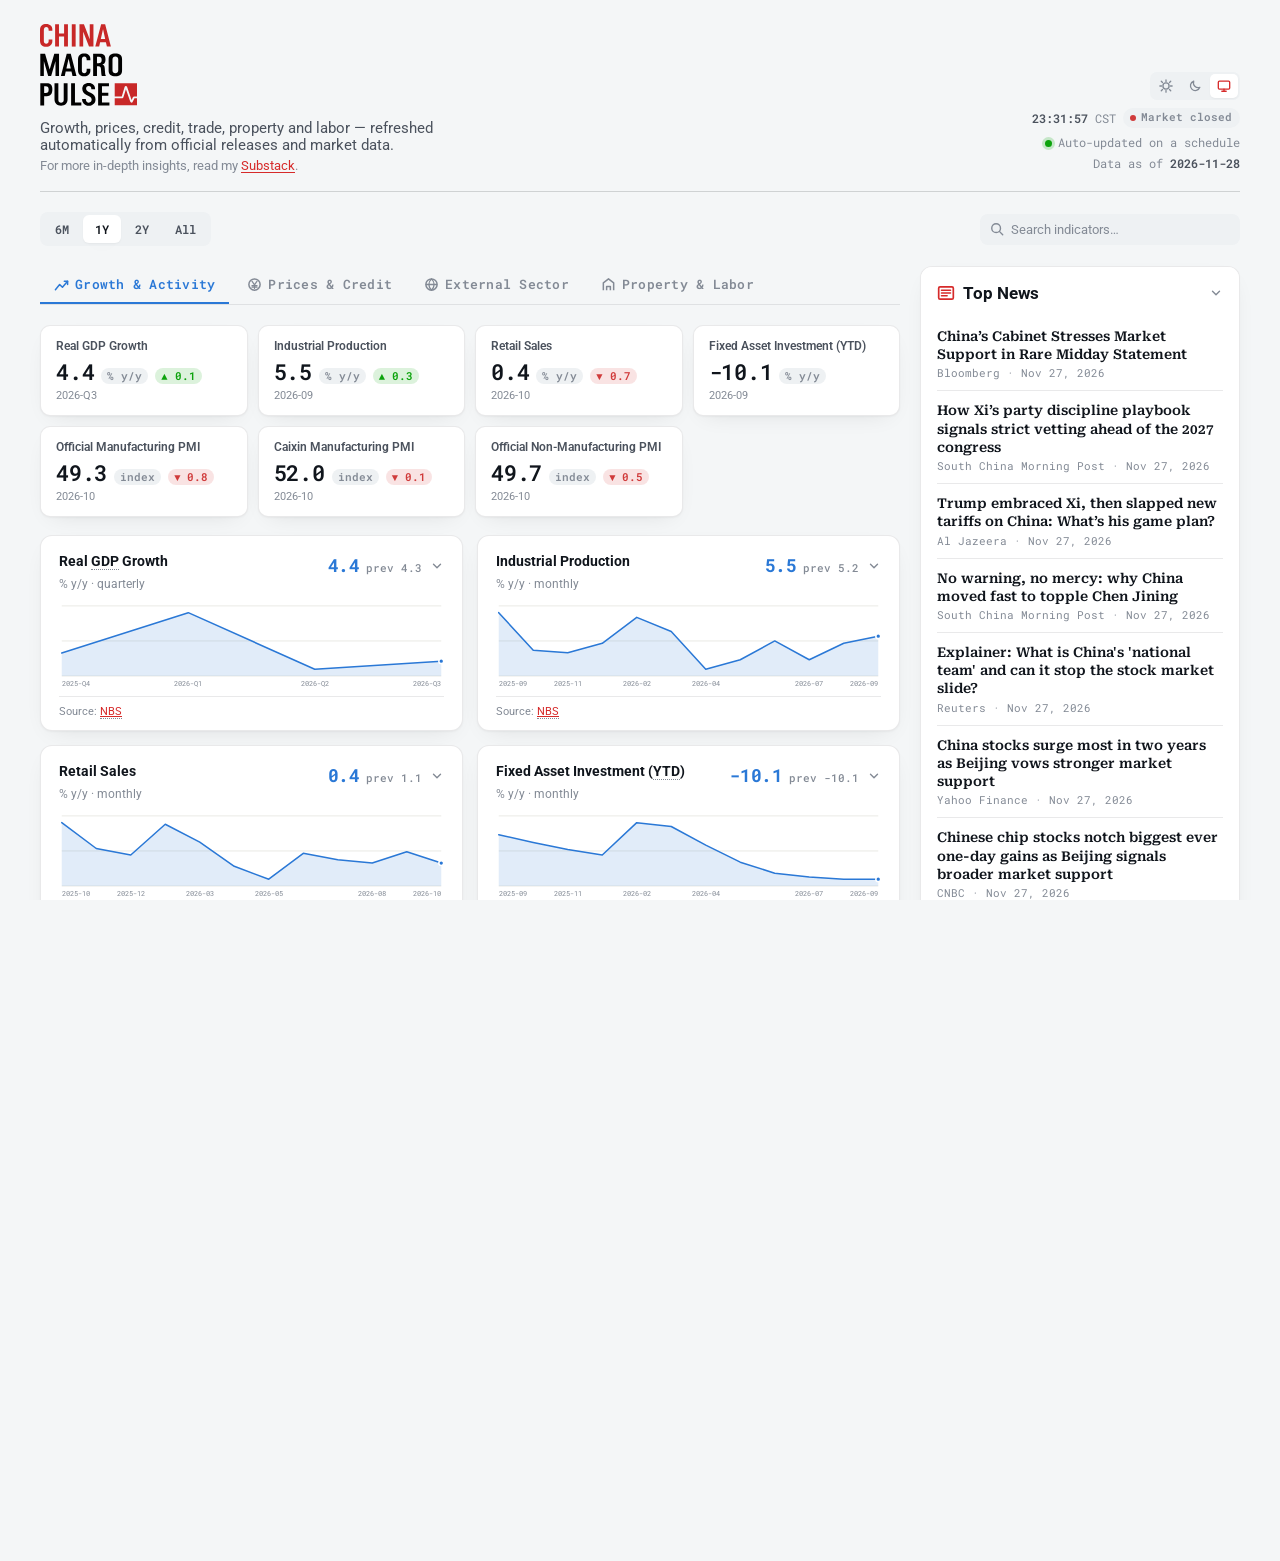
<file: index.html>
<!doctype html>
<html lang="en">
<head>
<meta charset="utf-8">
<meta name="viewport" content="width=device-width, initial-scale=1">
<title>China Macro Pulse</title>
<link rel="icon" type="image/svg+xml" href="assets/favicon.svg">
<link rel="stylesheet" href="https://fonts.googleapis.com/css2?family=Roboto:wght@400;500;600;700&family=Roboto+Mono:wght@500;600;700&family=Roboto+Serif:opsz,wght@8..144,500;8..144,600&display=swap">
<link rel="stylesheet" href="style.css">
<script>
// Runs synchronously before first paint so the stored theme choice never flashes.
(function () {
  try {
    var t = localStorage.getItem("theme");
    if (t === "light" || t === "dark") document.documentElement.setAttribute("data-theme", t);
  } catch (e) {}
})();
</script>
</head>
<body>
<div class="wrap">

  <div class="masthead">
    <div>
      <h1 class="logo-wrap">
        <img src="assets/logo-light.svg" alt="China Macro Pulse" class="logo logo-light">
        <img src="assets/logo-dark.svg" alt="China Macro Pulse" class="logo logo-dark">
      </h1>
      <p class="sub">Growth, prices, credit, trade, property and labor — refreshed automatically from official releases and market data.</p>
      <p class="sub-secondary">For more in-depth insights, read my <a href="https://tonybzhao.substack.com/" target="_blank" rel="noopener noreferrer" class="sub-link">Substack</a>.</p>
    </div>
    <div class="asof">
      <div class="masthead-controls">
        <div class="theme-switch" id="theme-switch" role="group" aria-label="Theme">
          <button class="theme-btn" data-theme-choice="light" title="Light" aria-label="Light theme">
            <svg viewBox="0 0 16 16" fill="none" aria-hidden="true"><circle cx="8" cy="8" r="3.5" stroke="currentColor" stroke-width="1.5"/><path d="M8 1v2M8 13v2M2.6 2.6l1.4 1.4M12 12l1.4 1.4M1 8h2M13 8h2M2.6 13.4L4 12M12 4l1.4-1.4" stroke="currentColor" stroke-width="1.5" stroke-linecap="round"/></svg>
          </button>
          <button class="theme-btn" data-theme-choice="dark" title="Dark" aria-label="Dark theme">
            <svg viewBox="0 0 16 16" fill="none" aria-hidden="true"><path d="M13.5 9.5A5.5 5.5 0 0 1 6.5 2.5 5.5 5.5 0 1 0 13.5 9.5Z" stroke="currentColor" stroke-width="1.5" stroke-linejoin="round"/></svg>
          </button>
          <button class="theme-btn" data-theme-choice="system" title="Match system" aria-label="System theme">
            <svg viewBox="0 0 16 16" fill="none" aria-hidden="true"><rect x="1.5" y="2.5" width="13" height="9" rx="1.2" stroke="currentColor" stroke-width="1.5"/><path d="M5.5 14h5M8 11.5V14" stroke="currentColor" stroke-width="1.5" stroke-linecap="round"/></svg>
          </button>
        </div>
      </div>
      <div class="beijing-clock" title="Shanghai/Shenzhen exchange hours (9:30–11:30, 13:00–15:00 CST), using the actual exchange trading calendar — including holidays and substitute workdays">
        <span id="beijing-time">--:--:--</span> CST
        <span id="market-status" class="market-badge"><span class="market-dot"></span><span class="market-label">—</span></span>
      </div>
      <div><span class="live-dot"></span>Auto-updated on a schedule</div>
      <div>Data as of <strong id="asof-date">—</strong></div>
    </div>
  </div>

  <div class="filter-row">
    <div class="range-group" id="range-group">
      <button class="range-btn" data-range="6">6M</button>
      <button class="range-btn active" data-range="12">1Y</button>
      <button class="range-btn" data-range="24">2Y</button>
      <button class="range-btn" data-range="0">All</button>
    </div>
    <div class="search-wrap">
      <svg class="search-icon" viewBox="0 0 16 16" fill="none" aria-hidden="true"><circle cx="7" cy="7" r="5" stroke="currentColor" stroke-width="1.6"/><path d="M11 11l3.5 3.5" stroke="currentColor" stroke-width="1.6" stroke-linecap="round"/></svg>
      <input type="search" id="search-input" class="search-input" placeholder="Search indicators…" aria-label="Search indicators">
    </div>
  </div>

  <div class="layout">
    <div class="main-col">

      <div class="tabs" id="tabs" role="tablist">
        <button class="tab active" data-cat="growth" role="tab">
          <svg class="tab-icon" viewBox="0 0 16 16" fill="none" aria-hidden="true"><path d="M1.5 13.5 6 8l3 3 5.5-6.5" stroke="currentColor" stroke-width="1.6" stroke-linecap="round" stroke-linejoin="round"/><path d="M11 4.5h3.5V8" stroke="currentColor" stroke-width="1.6" stroke-linecap="round" stroke-linejoin="round"/></svg>
          Growth &amp; Activity
        </button>
        <button class="tab" data-cat="prices_credit" role="tab">
          <svg class="tab-icon" viewBox="0 0 16 16" fill="none" aria-hidden="true"><circle cx="8" cy="8" r="6" stroke="currentColor" stroke-width="1.6"/><path d="M5.3 4.5 8 8.3 10.7 4.5M8 8.3v4M5.3 9.3h5.4M5.3 10.8h5.4" stroke="currentColor" stroke-width="1.3" stroke-linecap="round" stroke-linejoin="round"/></svg>
          Prices &amp; Credit
        </button>
        <button class="tab" data-cat="external" role="tab">
          <svg class="tab-icon" viewBox="0 0 16 16" fill="none" aria-hidden="true"><circle cx="8" cy="8" r="6" stroke="currentColor" stroke-width="1.6"/><path d="M2 8h12M8 2c1.8 1.7 2.8 3.8 2.8 6S9.8 12.3 8 14c-1.8-1.7-2.8-3.8-2.8-6S6.2 3.7 8 2Z" stroke="currentColor" stroke-width="1.4"/></svg>
          External Sector
        </button>
        <button class="tab" data-cat="property_labor" role="tab">
          <svg class="tab-icon" viewBox="0 0 16 16" fill="none" aria-hidden="true"><path d="M2.5 14V6.2L8 2l5.5 4.2V14" stroke="currentColor" stroke-width="1.6" stroke-linejoin="round"/><path d="M6 14v-4h4v4" stroke="currentColor" stroke-width="1.6" stroke-linejoin="round"/></svg>
          Property &amp; Labor
        </button>
      </div>

      <div id="panels"></div>

    </div>

    <aside class="news-rail">
      <section class="collapse-section" id="section-news">
        <button class="collapse-header" data-collapse="news" aria-expanded="true">
          <svg class="collapse-icon" viewBox="0 0 16 16" fill="none" aria-hidden="true"><rect x="1.5" y="2.5" width="13" height="11" rx="1.2" stroke="currentColor" stroke-width="1.5"/><path d="M4 5.5h8M4 8h8M4 10.5h5" stroke="currentColor" stroke-width="1.4" stroke-linecap="round"/></svg>
          <span class="collapse-title">Top News</span>
          <svg class="collapse-chevron" viewBox="0 0 16 16" fill="none" aria-hidden="true"><path d="M4 6l4 4 4-4" stroke="currentColor" stroke-width="1.6" fill="none" stroke-linecap="round" stroke-linejoin="round"/></svg>
        </button>
        <div class="collapse-body-wrap">
          <div class="collapse-body-inner">
            <div id="news-list"></div>
          </div>
        </div>
      </section>

      <section class="collapse-section" id="section-releases">
        <button class="collapse-header" data-collapse="releases" aria-expanded="true">
          <svg class="collapse-icon" viewBox="0 0 16 16" fill="none" aria-hidden="true"><rect x="1.5" y="2" width="13" height="12" rx="1.2" stroke="currentColor" stroke-width="1.5"/><path d="M1.5 6h13M4.5 1v2.5M11.5 1v2.5" stroke="currentColor" stroke-width="1.5" stroke-linecap="round"/></svg>
          <span class="collapse-title">Upcoming Releases</span>
          <svg class="collapse-chevron" viewBox="0 0 16 16" fill="none" aria-hidden="true"><path d="M4 6l4 4 4-4" stroke="currentColor" stroke-width="1.6" fill="none" stroke-linecap="round" stroke-linejoin="round"/></svg>
        </button>
        <div class="collapse-body-wrap">
          <div class="collapse-body-inner">
            <div id="releases-list"></div>
          </div>
        </div>
      </section>
    </aside>
  </div>

  <footer id="footer-sources">
    Loading source information…
  </footer>

  <div class="credit-row">
    <span class="credit-text">Created by Tony Zhao</span>
    <div class="credit-links">
      <a href="mailto:bz2746@nyu.edu" class="credit-btn credit-email" title="Email" aria-label="Email Tony Zhao">
        <svg viewBox="0 0 16 16" fill="none" aria-hidden="true"><rect x="1.5" y="3" width="13" height="10" rx="1.5" stroke="currentColor" stroke-width="1.4"/><path d="M2 4.3 8 9l6-4.7" stroke="currentColor" stroke-width="1.4" stroke-linecap="round" stroke-linejoin="round"/></svg>
      </a>
      <a href="https://www.linkedin.com/in/tonybzhao/" target="_blank" rel="noopener noreferrer" class="credit-btn credit-linkedin" title="LinkedIn" aria-label="Tony Zhao on LinkedIn">
        <svg viewBox="0 0 24 24" fill="currentColor" aria-hidden="true"><path d="M4.98 3.5C4.98 4.88 3.87 6 2.49 6S0 4.88 0 3.5 1.12 1 2.49 1s2.49 1.12 2.49 2.5zM.5 8.5h4V24h-4V8.5zM8.5 8.5h3.8v2.1h.05c.53-1 1.83-2.1 3.77-2.1C20.5 8.5 22 11 22 15.1V24h-4v-8c0-2-.04-4.6-2.8-4.6-2.8 0-3.23 2.2-3.23 4.45V24h-4V8.5z"/></svg>
      </a>
      <a href="https://tonybzhao.substack.com/" target="_blank" rel="noopener noreferrer" class="credit-btn credit-substack" title="Substack" aria-label="Tony Zhao on Substack">
        <svg viewBox="0 0 16 16" fill="currentColor" aria-hidden="true"><path d="M2 2h12v2.1H2V2Zm0 3.5h12v2.1H2V5.5ZM2 9h12v5.3L8 11.1 2 14.3V9Z"/></svg>
      </a>
    </div>
  </div>

</div>

<script src="app.js"></script>
</body>
</html>
</file>
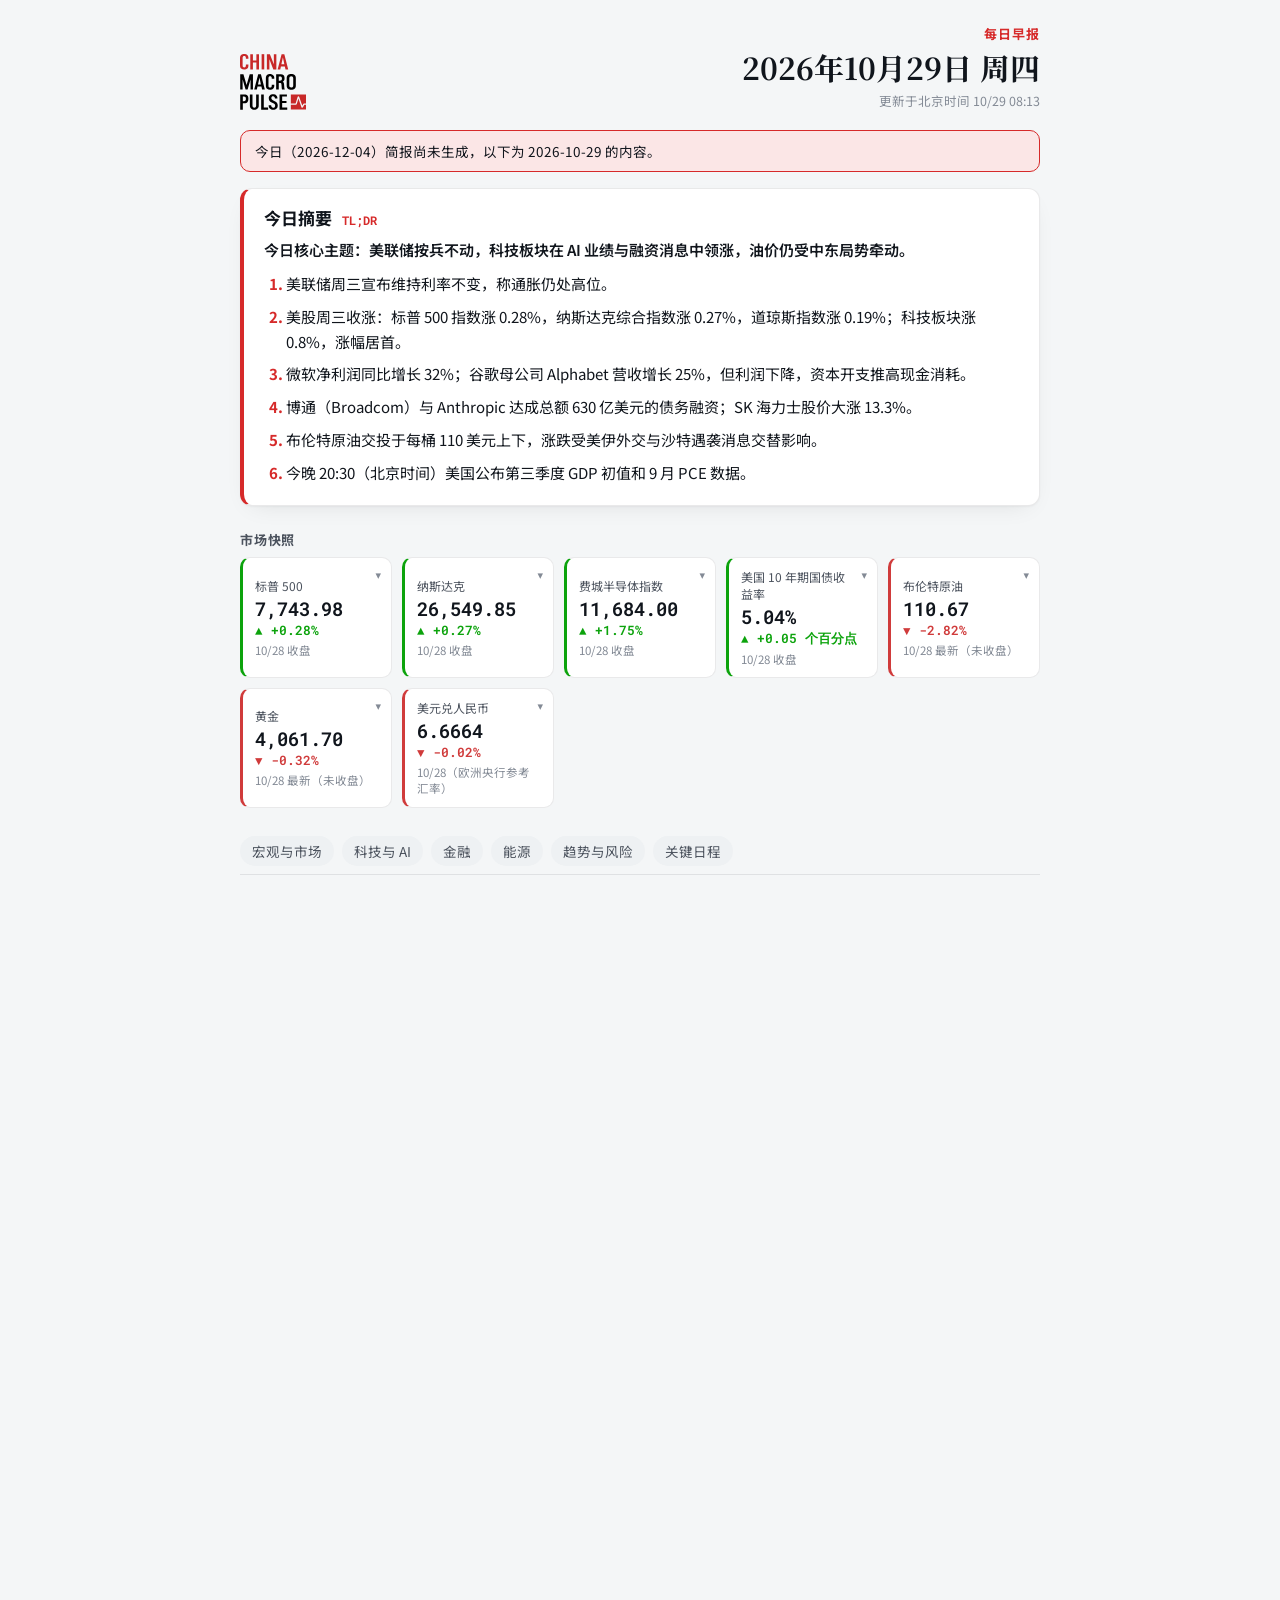
<file: brief/index.html>
<!doctype html>
<html lang="zh-CN">
<head>
<meta charset="utf-8">
<meta name="viewport" content="width=device-width, initial-scale=1">
<title>每日早报 | China Macro Pulse</title>
<meta name="description" content="每个交易日早晨更新:美国市场、科技与 AI、生物医药和世界头条,英文新闻中文速读。">
<link rel="icon" type="image/svg+xml" href="../assets/favicon.svg">
<link rel="stylesheet" href="https://fonts.googleapis.com/css2?family=Roboto:wght@400;500;600;700&family=Roboto+Mono:wght@500;600;700&family=Noto+Sans+SC:wght@400;500;700&family=Noto+Serif+SC:wght@600;700&display=swap">
<link rel="stylesheet" href="../style.css">
<link rel="stylesheet" href="brief.css">
<script>
(function () {
  try {
    var t = localStorage.getItem("theme");
    if (t === "light" || t === "dark") document.documentElement.setAttribute("data-theme", t);
  } catch (e) {}
})();
</script>
</head>
<body>
<div class="wrap brief">
  <header class="brief-head">
    <a href="../" class="brief-logo" aria-label="China Macro Pulse">
      <img src="../assets/logo-light.svg" alt="China Macro Pulse" class="logo logo-light">
      <img src="../assets/logo-dark.svg" alt="China Macro Pulse" class="logo logo-dark">
    </a>
    <div class="brief-meta">
      <div class="brief-kicker">每日早报</div>
      <h1 id="brief-date">加载中…</h1>
      <p id="brief-updated" class="brief-updated"></p>
    </div>
  </header>

  <div id="stale" class="stale" hidden></div>

  <section class="tldr" aria-labelledby="tldr-h">
    <h2 id="tldr-h">今日摘要 <span class="tldr-en">TL;DR</span></h2>
    <p id="theme" class="theme"></p>
    <ol id="tldr-list"></ol>
  </section>

  <section aria-labelledby="snap-h">
    <h2 id="snap-h" class="plain-h">市场快照</h2>
    <div id="snapshot" class="snapshot"></div>
  </section>

  <nav id="toc" class="toc" aria-label="目录"></nav>
  <main id="sections"></main>

  <section id="trends" class="bsec" hidden>
    <h2>长期趋势与风险</h2>
    <ul id="trends-list" class="plain-list"></ul>
  </section>

  <section id="calendar" class="bsec" hidden>
    <h2>关键日程</h2>
    <div class="table-wrap">
      <table class="cal">
        <thead><tr><th>时间（北京时间）</th><th>事件</th><th>关注点</th></tr></thead>
        <tbody id="calendar-body"></tbody>
      </table>
    </div>
  </section>

  <section class="sources" aria-labelledby="src-h">
    <h2 id="src-h">信息来源</h2>
    <div id="sources"></div>
  </section>

  <footer class="brief-foot">
    <p id="sources-note"></p>
    <p id="disclaimer"></p>
    <p><a href="../">返回 China Macro Pulse 数据看板</a> · <a href="https://tonybzhao.substack.com/" target="_blank" rel="noopener noreferrer">Substack</a></p>
  </footer>
</div>
<script src="brief.js"></script>
</body>
</html>
</file>
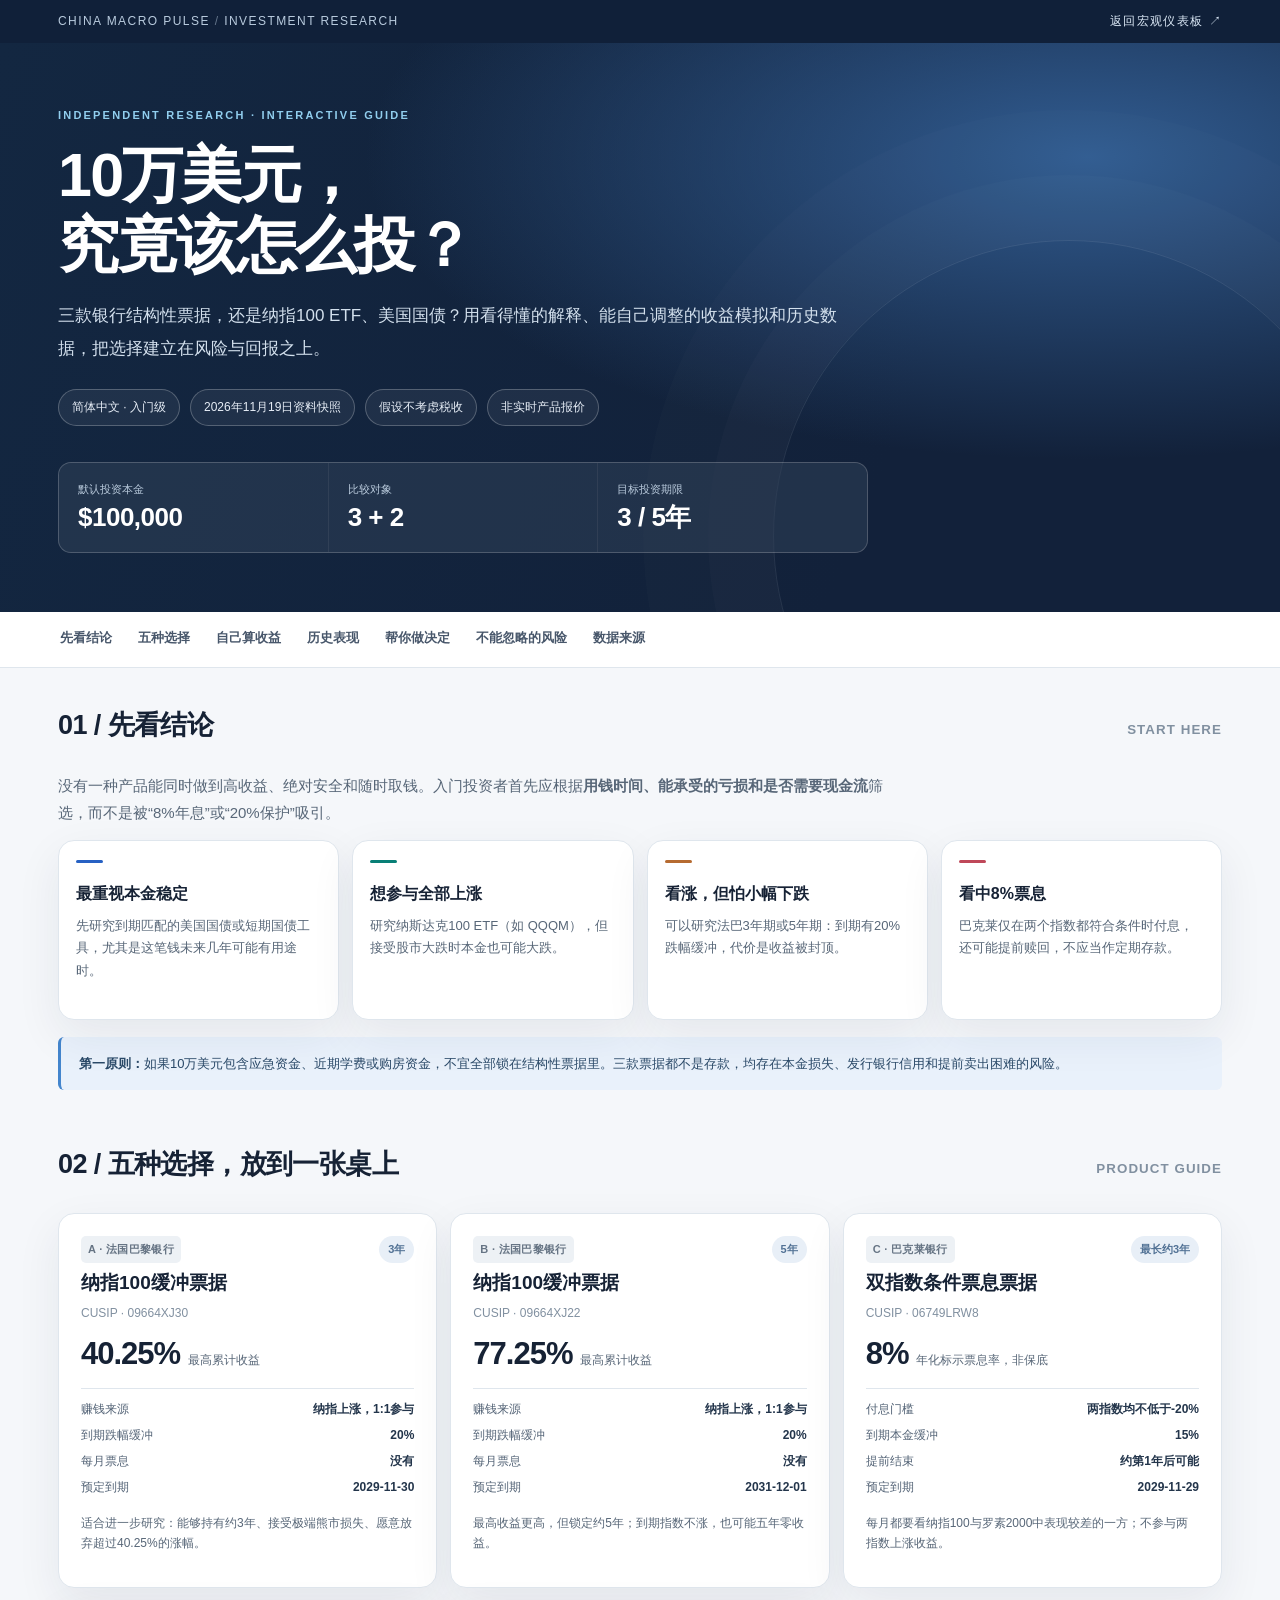
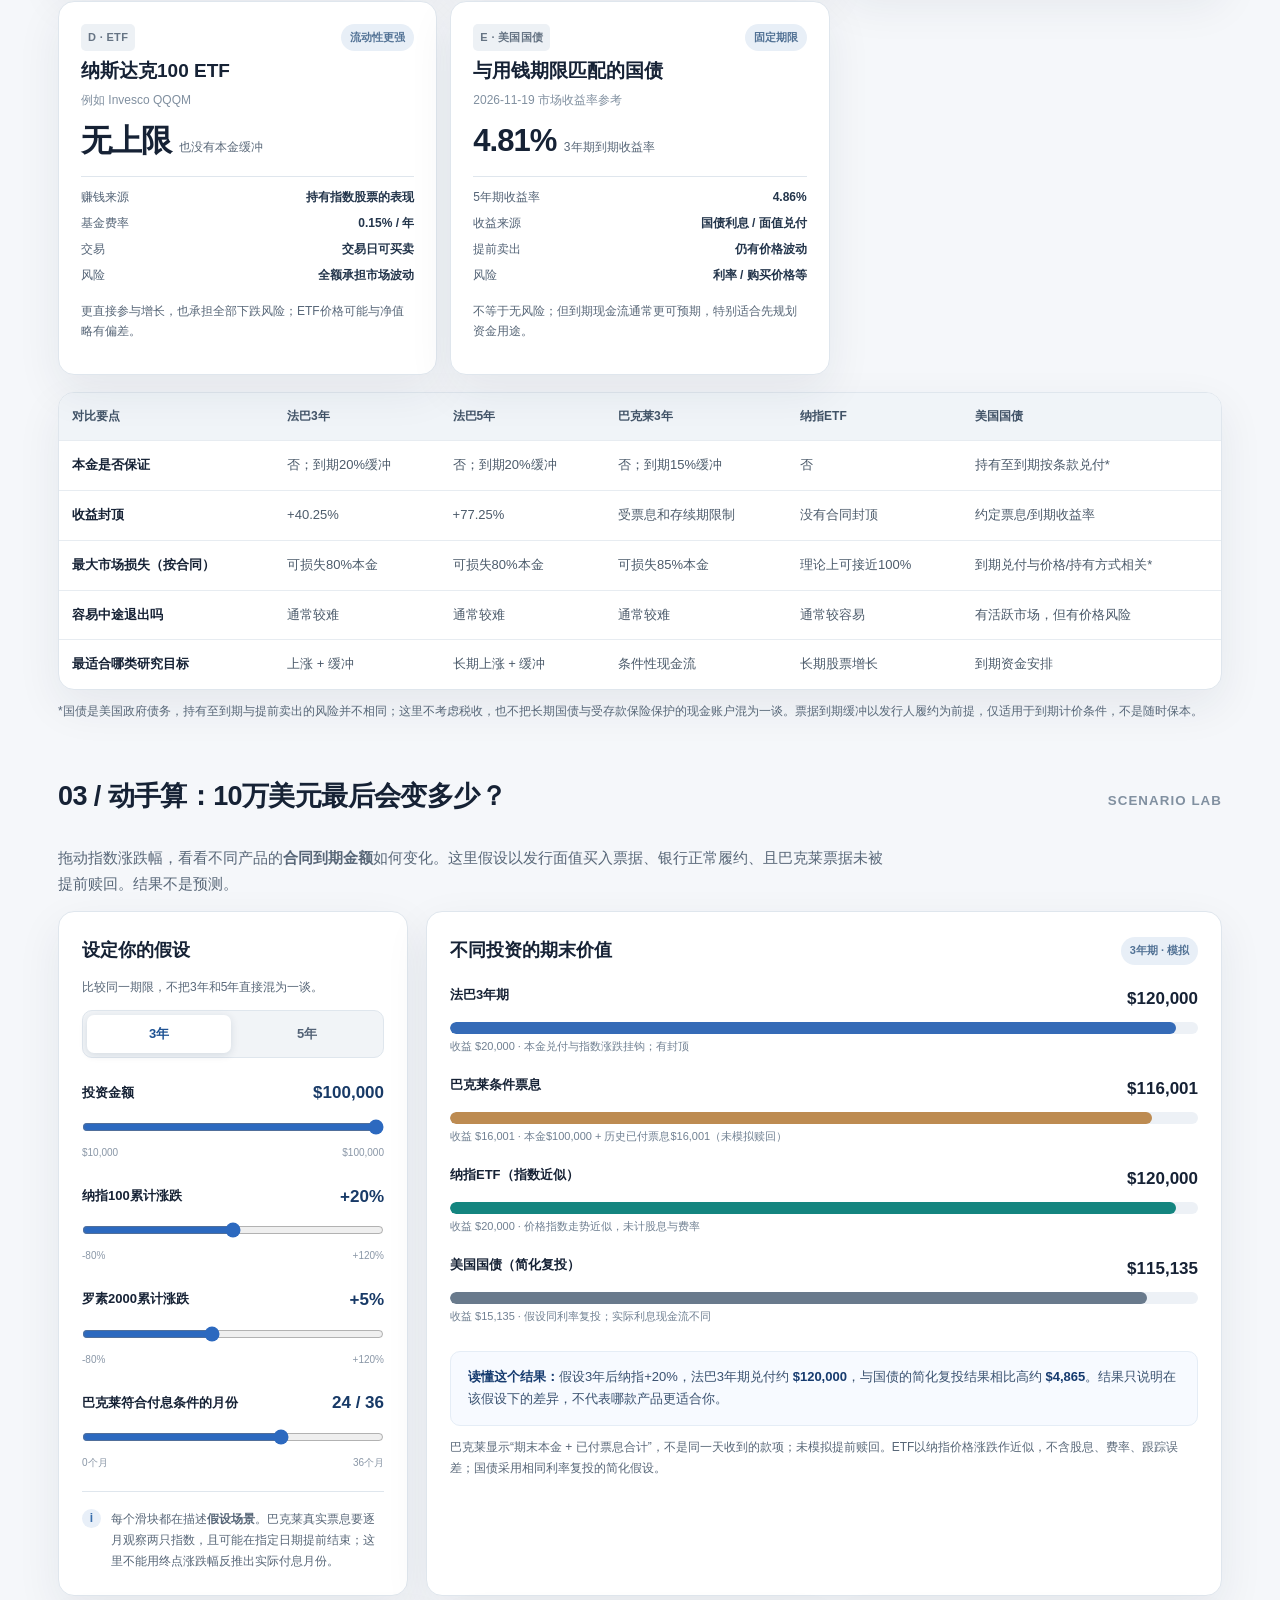
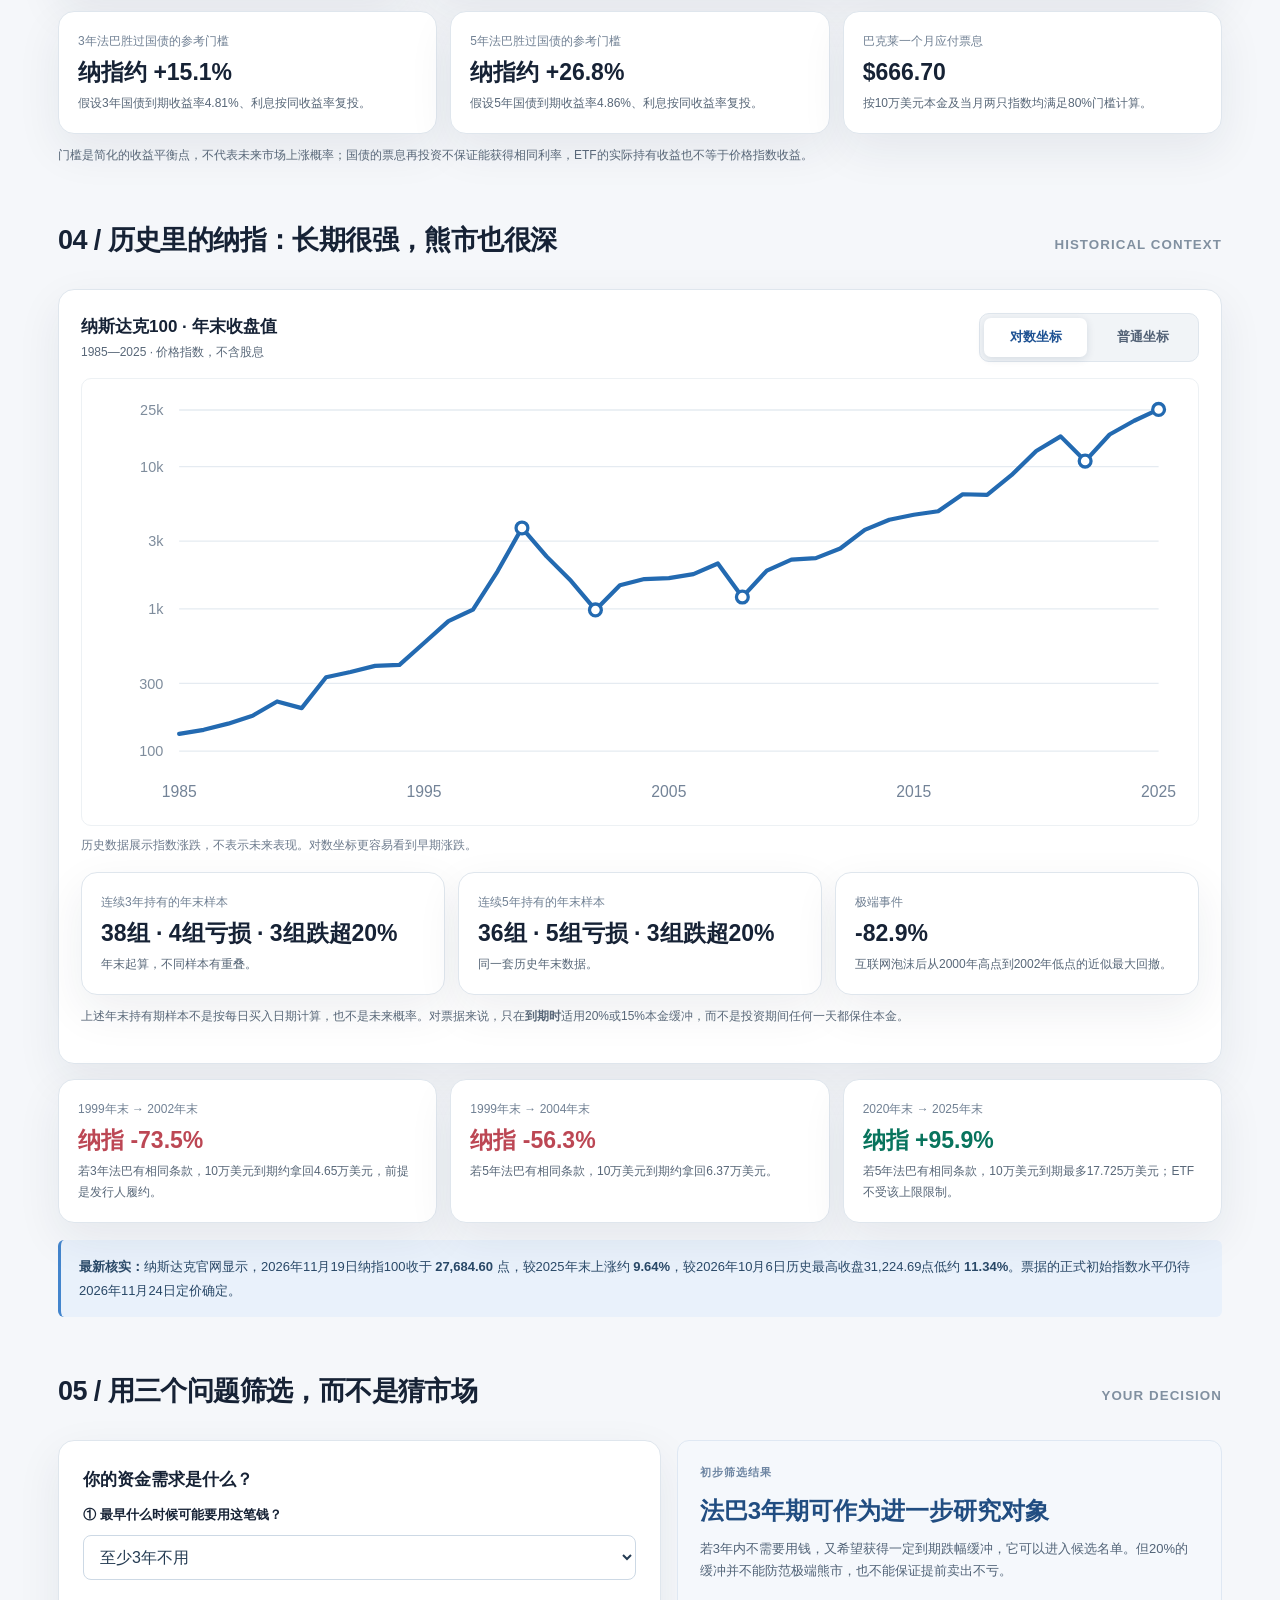
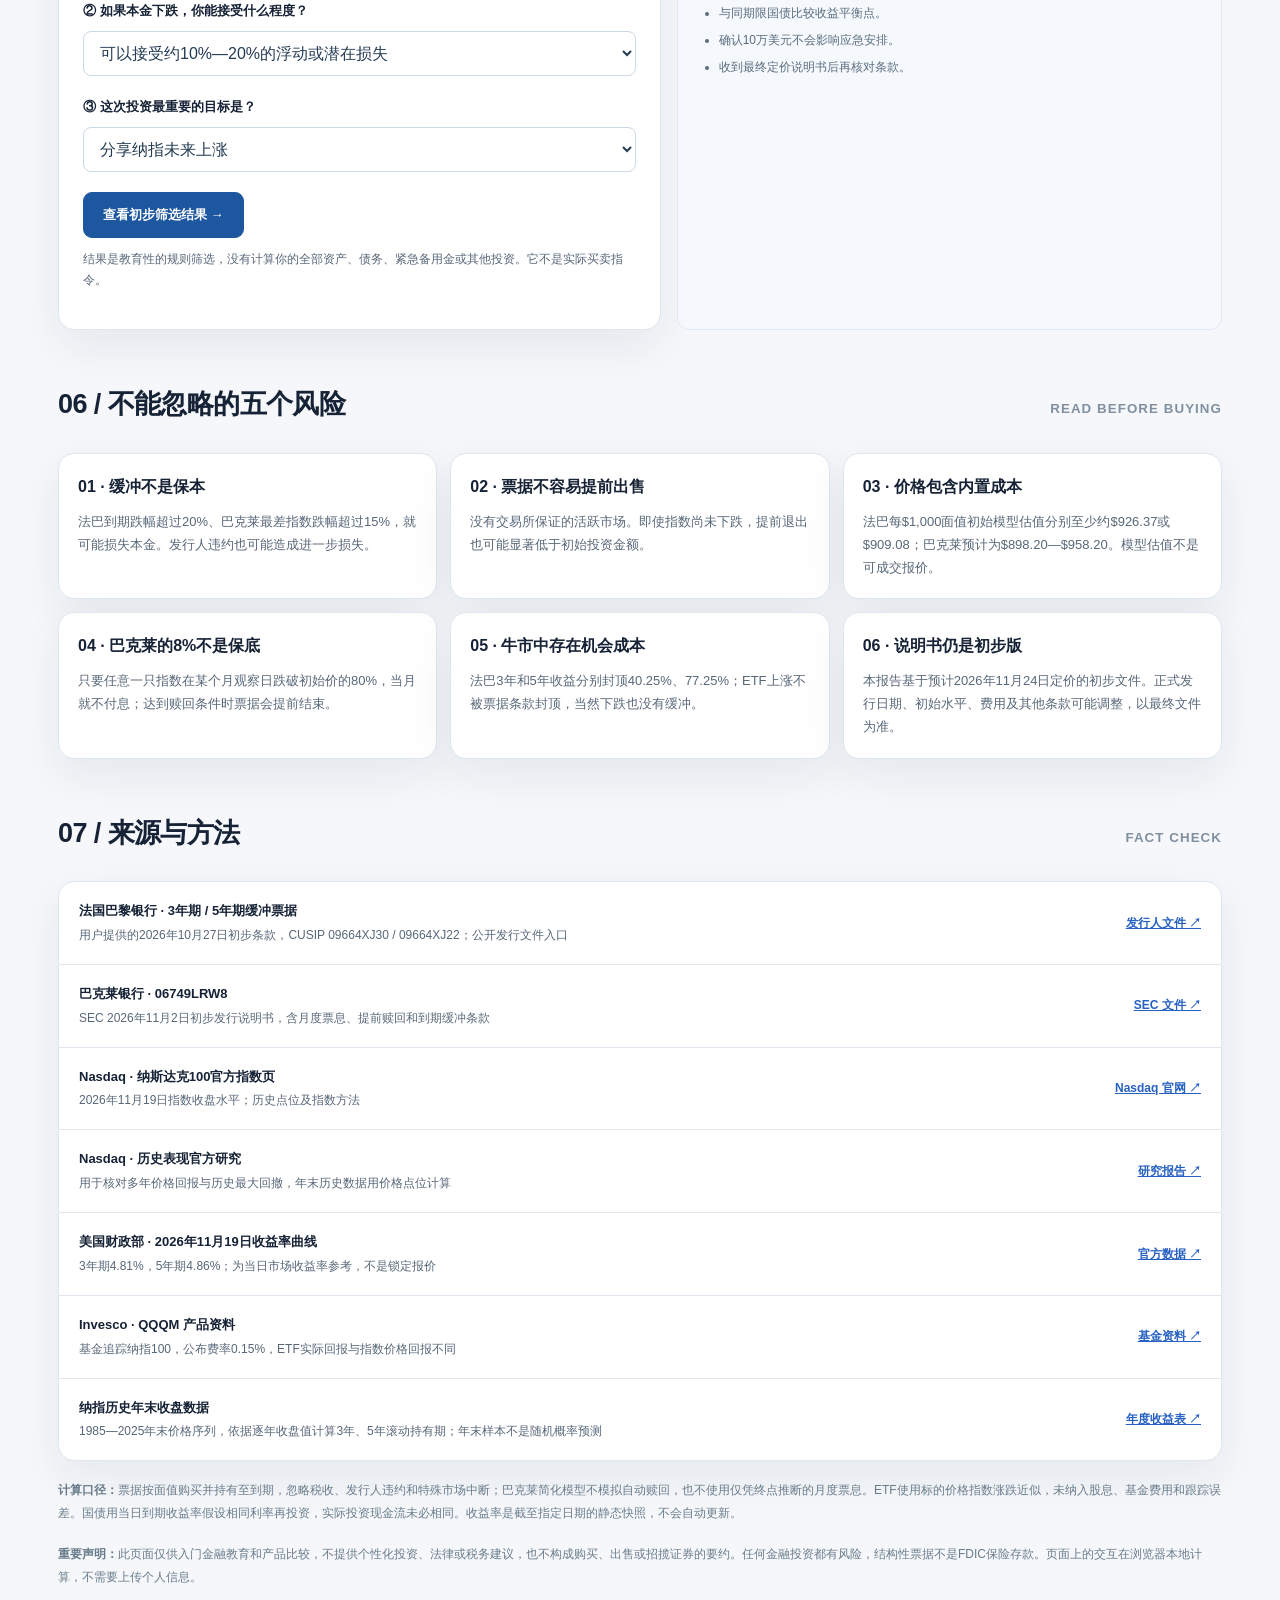
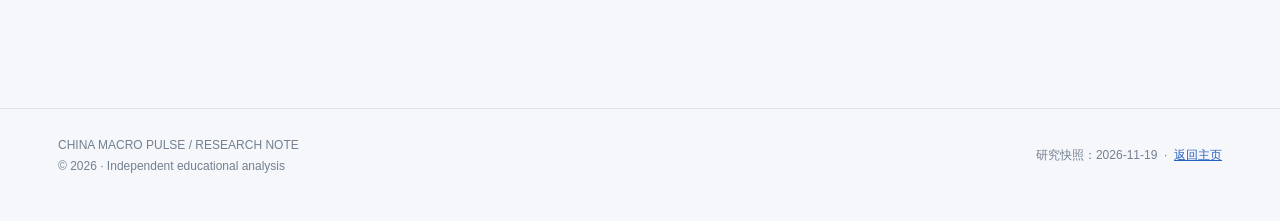
<file: r/7v4m2q9k/index.html>
<!doctype html>
<html lang="zh-CN">
<head>
<meta charset="utf-8">
<meta name="viewport" content="width=device-width,initial-scale=1">
<meta name="color-scheme" content="light">
<meta name="description" content="一份面向入门投资者的互动投资研究报告：比较三款结构性票据、纳斯达克100 ETF和美国国债，模拟10万美元的收益与风险。">
<title>10万美元，究竟该怎么投？｜互动投资研究</title>
<style>
:root{--ink:#162235;--sub:#586778;--muted:#8190a0;--line:#dfe6ed;--paper:#fff;--bg:#f5f7fa;--blue:#2761c3;--navy:#122540;--teal:#087f76;--orange:#b66b31;--red:#bf4859;--shadow:0 16px 45px rgba(24,39,61,.075)}
*{box-sizing:border-box}html{scroll-behavior:smooth}body{margin:0;color:var(--ink);background:var(--bg);font-family:-apple-system,BlinkMacSystemFont,"PingFang SC","Microsoft YaHei","Noto Sans CJK SC",Arial,sans-serif;line-height:1.75;-webkit-font-smoothing:antialiased}a{color:var(--blue)}button,input,select{font:inherit}button{cursor:pointer}button:focus-visible,a:focus-visible,input:focus-visible,select:focus-visible{outline:3px solid #7cb6ec;outline-offset:3px}h1,h2,h3,p{margin-top:0}h2{font-size:27px;line-height:1.32;letter-spacing:-.6px;margin-bottom:12px}h3{font-size:17px;margin-bottom:10px}p{margin-bottom:14px}strong{font-weight:700}.mono,.num,.metric strong{font-variant-numeric:tabular-nums}.shell{max-width:1220px;margin:auto;padding:0 28px}.topline{background:#102039;color:#b9cbde;font-size:12px;letter-spacing:.12em}.topline .shell{padding-top:11px;padding-bottom:11px;display:flex;justify-content:space-between;gap:15px}.topline a{color:#dce9f7;text-decoration:none}.hero{background:radial-gradient(ellipse at 85% 20%,#315c91 0%,transparent 47%),linear-gradient(112deg,#132741,#12213a 70%);color:white;position:relative;overflow:hidden}.hero:after{content:"";position:absolute;right:-85px;bottom:-220px;width:590px;height:590px;border:1px solid rgba(255,255,255,.09);border-radius:50%;box-shadow:0 0 0 65px rgba(255,255,255,.017),0 0 0 130px rgba(255,255,255,.012);pointer-events:none}.hero .shell{padding-top:63px;padding-bottom:59px;position:relative;z-index:1}.eyebrow{font-size:11px;font-weight:800;letter-spacing:.20em;text-transform:uppercase;color:#91ceee;margin-bottom:16px}.hero h1{font-size:clamp(34px,5.2vw,61px);line-height:1.14;letter-spacing:-1.8px;max-width:870px;margin-bottom:20px}.hero .lede{font-size:17px;max-width:790px;color:#d3e0ed;line-height:1.9}.hero-meta{display:flex;gap:10px;flex-wrap:wrap;margin-top:24px}.pill{border:1px solid rgba(255,255,255,.24);border-radius:100px;padding:7px 13px;color:#e6edf6;font-size:12px;background:rgba(255,255,255,.06)}.hero-stats{display:grid;grid-template-columns:repeat(3,1fr);gap:1px;max-width:810px;background:rgba(255,255,255,.13);border:1px solid rgba(255,255,255,.14);border-radius:13px;overflow:hidden;margin-top:36px}.hero-stats div{background:rgba(17,37,62,.45);padding:17px 19px}.hero-stats span{display:block;font-size:11px;color:#b9cadc}.hero-stats b{display:block;font-size:26px;letter-spacing:-.5px;margin-top:2px;line-height:1.3}.tabs{position:sticky;top:0;z-index:20;background:rgba(255,255,255,.96);backdrop-filter:blur(12px);border-bottom:1px solid var(--line)}.tabs .shell{display:flex;gap:22px;align-items:center;overflow-x:auto;white-space:nowrap;scrollbar-width:none}.tabs a{font-size:13px;padding:15px 2px;color:#48576b;text-decoration:none;font-weight:650;border-bottom:2px solid transparent}.tabs a:hover{color:var(--blue);border-bottom-color:var(--blue)}main.shell{padding-top:40px;padding-bottom:62px}.section{margin-bottom:57px;scroll-margin-top:74px}.sectionhead{display:flex;justify-content:space-between;align-items:baseline;gap:10px;margin-bottom:18px}.sectionhead small{color:var(--muted);font-weight:700;letter-spacing:.08em}.intro{max-width:830px;color:var(--sub);font-size:15px}.paper{background:var(--paper);border:1px solid var(--line);box-shadow:var(--shadow);border-radius:16px}.padded{padding:25px}.grid4{display:grid;grid-template-columns:repeat(4,1fr);gap:13px}.grid3{display:grid;grid-template-columns:repeat(3,1fr);gap:13px}.minicard{padding:19px 17px;min-height:180px}.minicard .line{width:27px;height:3px;background:var(--blue);border-radius:3px;margin-bottom:17px}.minicard:nth-child(2) .line{background:var(--teal)}.minicard:nth-child(3) .line{background:var(--orange)}.minicard:nth-child(4) .line{background:var(--red)}.minicard h3{font-size:16px;margin:0 0 7px}.minicard p{font-size:13px;color:var(--sub);margin:0;line-height:1.72}.notice{margin-top:17px;background:#e9f1fb;color:#294867;border-left:3px solid #4385cd;border-radius:6px;padding:15px 18px;font-size:13px;line-height:1.8}.prodpaper{padding:22px 22px 19px;display:flex;flex-direction:column;gap:7px}.prodtop{display:flex;gap:10px;align-items:center;justify-content:space-between}.tag{font-size:11px;color:#667484;background:#edf1f5;border-radius:5px;padding:4px 7px;font-weight:700;letter-spacing:.03em}.prodname{font-weight:800;font-size:19px;line-height:1.4}.prodsub{font-size:12px;color:var(--muted);line-height:1.5}.prodval{font-size:31px;font-weight:800;line-height:1.1;margin:8px 0 2px;letter-spacing:-1px}.prodval span{font-size:12px;color:var(--sub);font-weight:500;letter-spacing:0}.facts{border-top:1px solid var(--line);padding-top:10px;margin-top:8px;display:grid;gap:5px}.facts div{display:flex;justify-content:space-between;gap:7px;font-size:12px;color:#536376}.facts b{color:#23354b;font-weight:650;text-align:right}.prodfoot{font-size:12px;line-height:1.7;color:var(--sub);margin-top:auto;padding-top:8px}.compare{overflow-x:auto}.compare table{width:100%;border-collapse:collapse;min-width:790px;font-size:13px}.compare th,.compare td{padding:13px 13px;text-align:left;border-bottom:1px solid #e7ecf1;vertical-align:middle}.compare th{background:#f0f4f8;color:#405266;font-size:12px}.compare tbody tr:last-child td{border-bottom:0}.compare tbody td:first-child{font-weight:720}.compare td:not(:first-child){color:#4c5b6b}.keynote{font-size:12px;color:var(--sub);margin-top:11px;line-height:1.75}.chart-panel{display:grid;grid-template-columns:350px minmax(0,1fr);gap:18px}.control-panel,.result-panel{padding:23px}.control-panel h3,.result-panel h3{font-size:18px}.rangegroup{margin-top:20px}.rangeheader{display:flex;align-items:center;justify-content:space-between;gap:8px;font-size:13px;font-weight:650}.rangeheader output{font-size:17px;color:#183a67;font-weight:750}.rangegroup input[type=range]{width:100%;accent-color:#2c69bf;cursor:pointer;margin:11px 0 3px}.rangeends{display:flex;justify-content:space-between;font-size:10px;color:#8a97a7}.segmented{display:flex;gap:4px;padding:4px;border:1px solid var(--line);background:#f1f4f7;border-radius:10px;margin-top:12px}.segmented button{flex:1;background:transparent;color:#536276;border:0;border-radius:7px;padding:8px;font-size:13px;font-weight:700}.segmented button.active{background:white;color:#1e5293;box-shadow:0 2px 9px rgba(12,42,75,.12)}.bar-item{margin-top:17px}.bar-top{display:flex;justify-content:space-between;gap:10px;align-items:flex-start;font-size:13px}.bar-top b{font-size:17px;font-weight:800;white-space:nowrap}.bar-top span{font-weight:650}.bar-track{height:12px;background:#edf1f6;border-radius:99px;margin-top:9px;overflow:hidden;position:relative}.bar-fill{height:100%;border-radius:99px;min-width:2px;transition:width .23s ease}.bar-sub{font-size:11px;color:#708092;margin-top:3px}.outcome{padding:14px 17px;border:1px solid #e5edf6;border-radius:10px;background:#f7faff;margin-top:24px;font-size:13px;color:#39516f}.outcome strong{color:#163b6f}.safeinfo{display:flex;gap:10px;align-items:flex-start;border-top:1px solid var(--line);padding-top:17px;margin-top:20px;color:var(--sub);font-size:12px;line-height:1.75}.circ{flex:none;width:19px;height:19px;border-radius:100%;background:#e8eff8;color:#396eac;display:flex;align-items:center;justify-content:center;font-size:12px;font-weight:800}.histcard{padding:22px}.histtop{display:flex;justify-content:space-between;align-items:center;gap:12px;flex-wrap:wrap}.histchart{width:100%;height:auto;display:block;margin-top:15px;background:linear-gradient(#fff,#fff);border:1px solid #edf1f4;border-radius:10px}.chart-caption{font-size:12px;color:#6d7b8d;margin-top:9px}.histstats{margin-top:16px}.statbox{padding:19px}.statbox span{display:block;color:#718194;font-size:12px}.statbox b{font-size:23px;display:block;line-height:1.35;margin:5px 0}.statbox p{font-size:12px;color:var(--sub);margin:0}.detail-list{margin:0;padding-left:20px;color:#495b6d;font-size:14px}.detail-list li{margin:8px 0}.divider{border-top:1px solid var(--line);margin:20px 0}.question{margin-bottom:20px}.question label{display:block;font-size:13px;font-weight:750;margin-bottom:8px}.question select{display:block;width:100%;min-height:45px;background:#fff;border:1px solid #cdd9e5;border-radius:8px;padding:8px 12px;color:#253c53}.quizgrid{display:grid;grid-template-columns:1.05fr .95fr;gap:16px}.quizpanel{padding:24px}.primary{background:#1d579f;color:#fff;border:1px solid #1d579f;border-radius:9px;font-size:13px;padding:11px 19px;font-weight:700}.primary:hover{background:#143f76}.recom{background:#f5f8fc;border:1px solid #dfe8f3;border-radius:12px;padding:22px;min-height:100%;display:flex;flex-direction:column}.recom .kicker{font-size:11px;font-weight:800;color:#6d85a2;letter-spacing:.1em}.recom h3{font-size:24px;margin-top:12px;line-height:1.4;color:#214d81}.recom p{font-size:13px;color:#526478}.recom ul{margin:0;padding-left:19px;font-size:12px;color:#5a6d7e}.recom li{margin:6px 0}.riskbox{padding:19px}.riskbox h3{font-size:16px}.riskbox p{font-size:13px;color:var(--sub);margin:0}.source{padding:18px 20px;border-bottom:1px solid var(--line);display:flex;gap:17px;justify-content:space-between;align-items:center}.source:last-child{border-bottom:0}.source b{display:block;font-size:13px}.source p{font-size:12px;color:var(--sub);margin:2px 0 0}.source a{font-size:12px;white-space:nowrap;font-weight:650}.endnote{font-size:12px;color:#697c8b;line-height:1.9;margin-top:18px}.foot{border-top:1px solid var(--line);padding:26px 0 44px;font-size:12px;color:#738091}.foot .shell{display:flex;align-items:center;justify-content:space-between;gap:20px;flex-wrap:wrap}.soft{color:var(--sub)}.hidden{display:none!important}.badge-sm{font-size:11px;font-weight:700;color:#527295;background:#e8eff7;border-radius:100px;padding:4px 9px}.accent-good{color:#08745d}.accent-bad{color:#bc4754}
@media(max-width:980px){.grid4{grid-template-columns:repeat(2,1fr)}.grid3{grid-template-columns:repeat(2,1fr)}.chart-panel{grid-template-columns:1fr}.quizgrid{grid-template-columns:1fr}}
@media(max-width:640px){.shell{padding-left:17px;padding-right:17px}.hero .shell{padding-top:46px;padding-bottom:38px}.hero h1{letter-spacing:-1px}.hero .lede{font-size:14px}.hero-stats{grid-template-columns:repeat(3,1fr);margin-top:25px}.hero-stats div{padding:12px 10px}.hero-stats b{font-size:19px}.hero-stats span{font-size:10px}.tabs .shell{gap:16px}.tabs a{padding:13px 0;font-size:12px}main.shell{padding-top:27px}.section{margin-bottom:42px}.grid4,.grid3{grid-template-columns:1fr}.minicard{min-height:auto}.padded,.histcard,.control-panel,.result-panel,.quizpanel{padding:18px}.sectionhead{align-items:center}h2{font-size:23px}.prodval{font-size:27px}.source{align-items:flex-start;flex-direction:column;gap:5px}.statbox{padding:15px}.foot .shell{display:block}.chart-caption{font-size:11px}}
@media print{.tabs,.rangegroup,.segmented,.primary,.topline{display:none!important}.hero{background:#fff;color:#000}.hero .lede,.hero .eyebrow{color:#333}.hero-stats{color:#111;border:1px solid #bbb}.hero-stats div{background:#fff}.hero-stats span{color:#777}.paper{box-shadow:none}.section{break-inside:avoid}.bar-fill{print-color-adjust:exact}.shell{max-width:none}}
</style>
</head>
<body>
<div class="topline"><div class="shell"><span>CHINA MACRO PULSE <span style="opacity:.5">/</span> INVESTMENT RESEARCH</span><a href="/" aria-label="返回网站主页">返回宏观仪表板 ↗</a></div></div>
<header class="hero">
 <div class="shell">
  <p class="eyebrow">Independent research · Interactive guide</p>
  <h1>10万美元，<br>究竟该怎么投？</h1>
  <p class="lede">三款银行结构性票据，还是纳指100 ETF、美国国债？用看得懂的解释、能自己调整的收益模拟和历史数据，把选择建立在风险与回报之上。</p>
  <div class="hero-meta"><span class="pill">简体中文 · 入门级</span><span class="pill">2026年11月19日资料快照</span><span class="pill">假设不考虑税收</span><span class="pill">非实时产品报价</span></div>
  <div class="hero-stats">
   <div><span>默认投资本金</span><b>$100,000</b></div>
   <div><span>比较对象</span><b>3 + 2</b></div>
   <div><span>目标投资期限</span><b>3 / 5年</b></div>
  </div>
 </div>
</header>
<nav class="tabs" aria-label="报告导航"><div class="shell">
 <a href="#takeaway">先看结论</a><a href="#products">五种选择</a><a href="#simulator">自己算收益</a><a href="#history">历史表现</a><a href="#decision">帮你做决定</a><a href="#risks">不能忽略的风险</a><a href="#sources">数据来源</a>
</div></nav>
<main class="shell">
 <section class="section" id="takeaway">
  <div class="sectionhead"><h2>01 / 先看结论</h2><small>START HERE</small></div>
  <p class="intro">没有一种产品能同时做到高收益、绝对安全和随时取钱。入门投资者首先应根据<strong>用钱时间、能承受的亏损和是否需要现金流</strong>筛选，而不是被“8%年息”或“20%保护”吸引。</p>
  <div class="grid4">
   <article class="paper minicard"><div class="line"></div><h3>最重视本金稳定</h3><p>先研究到期匹配的美国国债或短期国债工具，尤其是这笔钱未来几年可能有用途时。</p></article>
   <article class="paper minicard"><div class="line"></div><h3>想参与全部上涨</h3><p>研究纳斯达克100 ETF（如 QQQM），但接受股市大跌时本金也可能大跌。</p></article>
   <article class="paper minicard"><div class="line"></div><h3>看涨，但怕小幅下跌</h3><p>可以研究法巴3年期或5年期：到期有20%跌幅缓冲，代价是收益被封顶。</p></article>
   <article class="paper minicard"><div class="line"></div><h3>看中8%票息</h3><p>巴克莱仅在两个指数都符合条件时付息，还可能提前赎回，不应当作定期存款。</p></article>
  </div>
  <div class="notice"><strong>第一原则：</strong>如果10万美元包含应急资金、近期学费或购房资金，不宜全部锁在结构性票据里。三款票据都不是存款，均存在本金损失、发行银行信用和提前卖出困难的风险。</div>
 </section>
 <section class="section" id="products">
  <div class="sectionhead"><h2>02 / 五种选择，放到一张桌上</h2><small>PRODUCT GUIDE</small></div>
  <div class="grid3">
   <article class="paper prodpaper"><div class="prodtop"><span class="tag">A · 法国巴黎银行</span><span class="badge-sm">3年</span></div><div class="prodname">纳指100缓冲票据</div><div class="prodsub">CUSIP · 09664XJ30</div><div class="prodval">40.25% <span>最高累计收益</span></div><div class="facts"><div><span>赚钱来源</span><b>纳指上涨，1:1参与</b></div><div><span>到期跌幅缓冲</span><b>20%</b></div><div><span>每月票息</span><b>没有</b></div><div><span>预定到期</span><b>2029-11-30</b></div></div><p class="prodfoot">适合进一步研究：能够持有约3年、接受极端熊市损失、愿意放弃超过40.25%的涨幅。</p></article>
   <article class="paper prodpaper"><div class="prodtop"><span class="tag">B · 法国巴黎银行</span><span class="badge-sm">5年</span></div><div class="prodname">纳指100缓冲票据</div><div class="prodsub">CUSIP · 09664XJ22</div><div class="prodval">77.25% <span>最高累计收益</span></div><div class="facts"><div><span>赚钱来源</span><b>纳指上涨，1:1参与</b></div><div><span>到期跌幅缓冲</span><b>20%</b></div><div><span>每月票息</span><b>没有</b></div><div><span>预定到期</span><b>2031-12-01</b></div></div><p class="prodfoot">最高收益更高，但锁定约5年；到期指数不涨，也可能五年零收益。</p></article>
   <article class="paper prodpaper"><div class="prodtop"><span class="tag">C · 巴克莱银行</span><span class="badge-sm">最长约3年</span></div><div class="prodname">双指数条件票息票据</div><div class="prodsub">CUSIP · 06749LRW8</div><div class="prodval">8% <span>年化标示票息率，非保底</span></div><div class="facts"><div><span>付息门槛</span><b>两指数均不低于-20%</b></div><div><span>到期本金缓冲</span><b>15%</b></div><div><span>提前结束</span><b>约第1年后可能</b></div><div><span>预定到期</span><b>2029-11-29</b></div></div><p class="prodfoot">每月都要看纳指100与罗素2000中表现较差的一方；不参与两指数上涨收益。</p></article>
   <article class="paper prodpaper"><div class="prodtop"><span class="tag">D · ETF</span><span class="badge-sm">流动性更强</span></div><div class="prodname">纳斯达克100 ETF</div><div class="prodsub">例如 Invesco QQQM</div><div class="prodval">无上限 <span>也没有本金缓冲</span></div><div class="facts"><div><span>赚钱来源</span><b>持有指数股票的表现</b></div><div><span>基金费率</span><b>0.15% / 年</b></div><div><span>交易</span><b>交易日可买卖</b></div><div><span>风险</span><b>全额承担市场波动</b></div></div><p class="prodfoot">更直接参与增长，也承担全部下跌风险；ETF价格可能与净值略有偏差。</p></article>
   <article class="paper prodpaper"><div class="prodtop"><span class="tag">E · 美国国债</span><span class="badge-sm">固定期限</span></div><div class="prodname">与用钱期限匹配的国债</div><div class="prodsub">2026-11-19 市场收益率参考</div><div class="prodval">4.81% <span>3年期到期收益率</span></div><div class="facts"><div><span>5年期收益率</span><b>4.86%</b></div><div><span>收益来源</span><b>国债利息 / 面值兑付</b></div><div><span>提前卖出</span><b>仍有价格波动</b></div><div><span>风险</span><b>利率 / 购买价格等</b></div></div><p class="prodfoot">不等于无风险；但到期现金流通常更可预期，特别适合先规划资金用途。</p></article>
  </div>
  <div class="paper compare" style="margin-top:17px"><table>
   <thead><tr><th>对比要点</th><th>法巴3年</th><th>法巴5年</th><th>巴克莱3年</th><th>纳指ETF</th><th>美国国债</th></tr></thead>
   <tbody><tr><td>本金是否保证</td><td>否；到期20%缓冲</td><td>否；到期20%缓冲</td><td>否；到期15%缓冲</td><td>否</td><td>持有至到期按条款兑付*</td></tr>
   <tr><td>收益封顶</td><td>+40.25%</td><td>+77.25%</td><td>受票息和存续期限制</td><td>没有合同封顶</td><td>约定票息/到期收益率</td></tr>
   <tr><td>最大市场损失（按合同）</td><td>可损失80%本金</td><td>可损失80%本金</td><td>可损失85%本金</td><td>理论上可接近100%</td><td>到期兑付与价格/持有方式相关*</td></tr>
   <tr><td>容易中途退出吗</td><td>通常较难</td><td>通常较难</td><td>通常较难</td><td>通常较容易</td><td>有活跃市场，但有价格风险</td></tr>
   <tr><td>最适合哪类研究目标</td><td>上涨 + 缓冲</td><td>长期上涨 + 缓冲</td><td>条件性现金流</td><td>长期股票增长</td><td>到期资金安排</td></tr></tbody>
  </table></div>
  <p class="keynote">*国债是美国政府债务，持有至到期与提前卖出的风险并不相同；这里不考虑税收，也不把长期国债与受存款保险保护的现金账户混为一谈。票据到期缓冲以发行人履约为前提，仅适用于到期计价条件，不是随时保本。</p>
 </section>
 <section class="section" id="simulator">
  <div class="sectionhead"><h2>03 / 动手算：10万美元最后会变多少？</h2><small>SCENARIO LAB</small></div>
  <p class="intro">拖动指数涨跌幅，看看不同产品的<strong>合同到期金额</strong>如何变化。这里假设以发行面值买入票据、银行正常履约、且巴克莱票据未被提前赎回。结果不是预测。</p>
  <div class="chart-panel">
   <div class="paper control-panel">
    <h3>设定你的假设</h3>
    <div style="font-size:12px;color:var(--sub);margin-top:4px">比较同一期限，不把3年和5年直接混为一谈。</div>
    <div class="segmented" role="group" aria-label="投资期限"><button id="term3" class="active" type="button" aria-pressed="true">3年</button><button id="term5" type="button" aria-pressed="false">5年</button></div>
    <div class="rangegroup"><div class="rangeheader"><label for="amount">投资金额</label><output id="amountValue">$100,000</output></div><input id="amount" type="range" min="10000" max="100000" step="1000" value="100000"><div class="rangeends"><span>$10,000</span><span>$100,000</span></div></div>
    <div class="rangegroup"><div class="rangeheader"><label for="ndx">纳指100累计涨跌</label><output id="ndxValue">+20%</output></div><input id="ndx" type="range" min="-80" max="120" step="5" value="20"><div class="rangeends"><span>-80%</span><span>+120%</span></div></div>
    <div id="barclaysControl"><div class="rangegroup"><div class="rangeheader"><label for="rty">罗素2000累计涨跌</label><output id="rtyValue">+5%</output></div><input id="rty" type="range" min="-80" max="120" step="5" value="5"><div class="rangeends"><span>-80%</span><span>+120%</span></div></div>
    <div class="rangegroup"><div class="rangeheader"><label for="months">巴克莱符合付息条件的月份</label><output id="monthsValue">24 / 36</output></div><input id="months" type="range" min="0" max="36" step="1" value="24"><div class="rangeends"><span>0个月</span><span>36个月</span></div></div></div>
    <div class="safeinfo"><span class="circ">i</span><span>每个滑块都在描述<strong>假设场景</strong>。巴克莱真实票息要逐月观察两只指数，且可能在指定日期提前结束；这里不能用终点涨跌幅反推出实际付息月份。</span></div>
   </div>
   <div class="paper result-panel">
    <div class="histtop"><h3 style="margin:0">不同投资的期末价值</h3><span id="horizonLabel" class="badge-sm">3年期 · 模拟</span></div>
    <div id="bars" aria-live="polite" aria-atomic="true"></div>
    <div id="resultTakeaway" class="outcome"></div>
    <p class="keynote" id="barNote">巴克莱显示“期末本金 + 已付票息合计”，不是同一天收到的款项；未模拟提前赎回。ETF以纳指价格涨跌作近似，不含股息、费率、跟踪误差；国债采用相同利率复投的简化假设。</p>
   </div>
  </div>
  <div class="grid3" style="margin-top:15px">
   <div class="paper statbox"><span>3年法巴胜过国债的参考门槛</span><b>纳指约 +15.1%</b><p>假设3年国债到期收益率4.81%、利息按同收益率复投。</p></div>
   <div class="paper statbox"><span>5年法巴胜过国债的参考门槛</span><b>纳指约 +26.8%</b><p>假设5年国债到期收益率4.86%、利息按同收益率复投。</p></div>
   <div class="paper statbox"><span>巴克莱一个月应付票息</span><b>$666.70</b><p>按10万美元本金及当月两只指数均满足80%门槛计算。</p></div>
  </div>
  <p class="keynote">门槛是简化的收益平衡点，不代表未来市场上涨概率；国债的票息再投资不保证能获得相同利率，ETF的实际持有收益也不等于价格指数收益。</p>
 </section>
 <section class="section" id="history">
  <div class="sectionhead"><h2>04 / 历史里的纳指：长期很强，熊市也很深</h2><small>HISTORICAL CONTEXT</small></div>
  <div class="paper histcard">
   <div class="histtop"><div><h3 style="margin:0">纳斯达克100 · 年末收盘值</h3><div class="soft" style="font-size:12px">1985—2025 · 价格指数，不含股息</div></div><div class="segmented" style="width:220px;margin-top:0"><button id="logBtn" class="active" aria-pressed="true" type="button">对数坐标</button><button id="linBtn" aria-pressed="false" type="button">普通坐标</button></div></div>
   <svg id="historicalChart" class="histchart" viewBox="0 0 850 340" role="img" aria-label="纳斯达克100指数1985至2025年末收盘点位走势图"></svg>
   <div id="chartReadout" class="chart-caption">历史数据展示指数涨跌，不表示未来表现。对数坐标更容易看到早期涨跌。</div>
   <div class="grid3 histstats">
    <div class="paper statbox"><span>连续3年持有的年末样本</span><b id="s3">—</b><p>年末起算，不同样本有重叠。</p></div>
    <div class="paper statbox"><span>连续5年持有的年末样本</span><b id="s5">—</b><p>同一套历史年末数据。</p></div>
    <div class="paper statbox"><span>极端事件</span><b>-82.9%</b><p>互联网泡沫后从2000年高点到2002年低点的近似最大回撤。</p></div>
   </div>
   <p class="keynote">上述年末持有期样本不是按每日买入日期计算，也不是未来概率。对票据来说，只在<strong>到期时</strong>适用20%或15%本金缓冲，而不是投资期间任何一天都保住本金。</p>
  </div>
  <div class="grid3" style="margin-top:15px">
   <div class="paper statbox"><span>1999年末 → 2002年末</span><b class="accent-bad">纳指 -73.5%</b><p>若3年法巴有相同条款，10万美元到期约拿回4.65万美元，前提是发行人履约。</p></div>
   <div class="paper statbox"><span>1999年末 → 2004年末</span><b class="accent-bad">纳指 -56.3%</b><p>若5年法巴有相同条款，10万美元到期约拿回6.37万美元。</p></div>
   <div class="paper statbox"><span>2020年末 → 2025年末</span><b class="accent-good">纳指 +95.9%</b><p>若5年法巴有相同条款，10万美元到期最多17.725万美元；ETF不受该上限限制。</p></div>
  </div>
  <div class="notice"><strong>最新核实：</strong>纳斯达克官网显示，2026年11月19日纳指100收于 <strong>27,684.60</strong> 点，较2025年末上涨约 <strong>9.64%</strong>，较2026年10月6日历史最高收盘31,224.69点低约 <strong>11.34%</strong>。票据的正式初始指数水平仍待2026年11月24日定价确定。</div>
 </section>
 <section class="section" id="decision">
  <div class="sectionhead"><h2>05 / 用三个问题筛选，而不是猜市场</h2><small>YOUR DECISION</small></div>
  <div class="quizgrid">
   <div class="paper quizpanel">
    <h3>你的资金需求是什么？</h3>
    <div class="question"><label for="when">① 最早什么时候可能要用这笔钱？</label><select id="when"><option value="soon">3年内可能需要</option><option value="three" selected>至少3年不用</option><option value="five">至少5年不用</option></select></div>
    <div class="question"><label for="loss">② 如果本金下跌，你能接受什么程度？</label><select id="loss"><option value="zero">希望尽可能避免本金亏损</option><option value="some" selected>可以接受约10%—20%的浮动或潜在损失</option><option value="large">可以接受30%甚至更大的损失</option></select></div>
    <div class="question"><label for="goal">③ 这次投资最重要的目标是？</label><select id="goal"><option value="steady">收益相对可预期、优先保住本金</option><option value="growth" selected>分享纳指未来上涨</option><option value="coupon">获得现金流，能接受不保证派息</option></select></div>
    <button id="assessBtn" class="primary" type="button">查看初步筛选结果 →</button>
    <p class="keynote">结果是教育性的规则筛选，没有计算你的全部资产、债务、紧急备用金或其他投资。它不是实际买卖指令。</p>
   </div>
   <div class="recom" id="advice" aria-live="polite"><div class="kicker">初步筛选结果</div><h3>法巴3年期可作为进一步研究对象</h3><p>若3年内不需要用钱，又希望获得一定到期跌幅缓冲，它可以进入候选名单。但20%的缓冲并不能防范极端熊市，也不能保证提前卖出不亏。</p><ul><li>与同期限国债比较收益平衡点。</li><li>确认10万美元不会影响应急安排。</li><li>收到最终定价说明书后再核对条款。</li></ul></div>
  </div>
 </section>
 <section class="section" id="risks">
  <div class="sectionhead"><h2>06 / 不能忽略的五个风险</h2><small>READ BEFORE BUYING</small></div>
  <div class="grid3">
   <article class="paper riskbox"><h3>01 · 缓冲不是保本</h3><p>法巴到期跌幅超过20%、巴克莱最差指数跌幅超过15%，就可能损失本金。发行人违约也可能造成进一步损失。</p></article>
   <article class="paper riskbox"><h3>02 · 票据不容易提前出售</h3><p>没有交易所保证的活跃市场。即使指数尚未下跌，提前退出也可能显著低于初始投资金额。</p></article>
   <article class="paper riskbox"><h3>03 · 价格包含内置成本</h3><p>法巴每$1,000面值初始模型估值分别至少约$926.37或$909.08；巴克莱预计为$898.20—$958.20。模型估值不是可成交报价。</p></article>
   <article class="paper riskbox"><h3>04 · 巴克莱的8%不是保底</h3><p>只要任意一只指数在某个月观察日跌破初始价的80%，当月就不付息；达到赎回条件时票据会提前结束。</p></article>
   <article class="paper riskbox"><h3>05 · 牛市中存在机会成本</h3><p>法巴3年和5年收益分别封顶40.25%、77.25%；ETF上涨不被票据条款封顶，当然下跌也没有缓冲。</p></article>
   <article class="paper riskbox"><h3>06 · 说明书仍是初步版</h3><p>本报告基于预计2026年11月24日定价的初步文件。正式发行日期、初始水平、费用及其他条款可能调整，以最终文件为准。</p></article>
  </div>
 </section>
 <section class="section" id="sources">
  <div class="sectionhead"><h2>07 / 来源与方法</h2><small>FACT CHECK</small></div>
  <div class="paper">
   <div class="source"><div><b>法国巴黎银行 · 3年期 / 5年期缓冲票据</b><p>用户提供的2026年10月27日初步条款，CUSIP 09664XJ30 / 09664XJ22；公开发行文件入口</p></div><a href="https://marketlinkedproducts.bnpparibas.com/" target="_blank" rel="noopener">发行人文件 ↗</a></div>
   <div class="source"><div><b>巴克莱银行 · 06749LRW8</b><p>SEC 2026年11月2日初步发行说明书，含月度票息、提前赎回和到期缓冲条款</p></div><a href="https://www.sec.gov/Archives/edgar/data/312070/000191870426033716/form424b2.htm" target="_blank" rel="noopener">SEC 文件 ↗</a></div>
   <div class="source"><div><b>Nasdaq · 纳斯达克100官方指数页</b><p>2026年11月19日指数收盘水平；历史点位及指数方法</p></div><a href="https://indexes.nasdaq.com/Index/History/NDX" target="_blank" rel="noopener">Nasdaq 官网 ↗</a></div>
   <div class="source"><div><b>Nasdaq · 历史表现官方研究</b><p>用于核对多年价格回报与历史最大回撤，年末历史数据用价格点位计算</p></div><a href="https://indexes.nasdaq.com/docs/NDX%20Extended%20Presentation.pdf" target="_blank" rel="noopener">研究报告 ↗</a></div>
   <div class="source"><div><b>美国财政部 · 2026年11月19日收益率曲线</b><p>3年期4.81%，5年期4.86%；为当日市场收益率参考，不是锁定报价</p></div><a href="https://home.treasury.gov/resource-center/data-chart-center/interest-rates/TextView?field_tdr_date_value_month=202611&amp;type=daily_treasury_yield_curve" target="_blank" rel="noopener">官方数据 ↗</a></div>
   <div class="source"><div><b>Invesco · QQQM 产品资料</b><p>基金追踪纳指100，公布费率0.15%，ETF实际回报与指数价格回报不同</p></div><a href="https://www.invesco.com/us/en/financial-products/etfs/invesco-nasdaq-100-etf.html" target="_blank" rel="noopener">基金资料 ↗</a></div>
   <div class="source"><div><b>纳指历史年末收盘数据</b><p>1985—2025年末价格序列，依据逐年收盘值计算3年、5年滚动持有期；年末样本不是随机概率预测</p></div><a href="https://www.slickcharts.com/nasdaq100/returns" target="_blank" rel="noopener">年度收益表 ↗</a></div>
  </div>
  <p class="endnote"><strong>计算口径：</strong>票据按面值购买并持有至到期，忽略税收、发行人违约和特殊市场中断；巴克莱简化模型不模拟自动赎回，也不使用仅凭终点推断的月度票息。ETF使用标的价格指数涨跌近似，未纳入股息、基金费用和跟踪误差。国债用当日到期收益率假设相同利率再投资，实际投资现金流未必相同。收益率是截至指定日期的静态快照，不会自动更新。</p>
  <p class="endnote"><strong>重要声明：</strong>此页面仅供入门金融教育和产品比较，不提供个性化投资、法律或税务建议，也不构成购买、出售或招揽证券的要约。任何金融投资都有风险，结构性票据不是FDIC保险存款。页面上的交互在浏览器本地计算，不需要上传个人信息。</p>
 </section>
</main>
<footer class="foot"><div class="shell"><div>CHINA MACRO PULSE / RESEARCH NOTE<br>© 2026 · Independent educational analysis</div><div>研究快照：2026-11-19 &nbsp;·&nbsp; <a href="/">返回主页</a></div></div></footer>
<script>
(function(){
 "use strict";
 var annual=[132.29,141.41,156.25,177.41,223.84,200.53,330.86,360.19,398.28,404.27,576.23,821.36,990.80,1836.01,3707.83,2341.70,1577.05,984.36,1467.92,1621.12,1645.20,1756.90,2084.93,1211.65,1860.31,2217.86,2277.83,2660.93,3592.00,4236.28,4593.27,4863.62,6396.42,6329.96,8733.07,12888.28,16320.08,10939.76,16825.93,21012.17,25249.85];
 var state={term:3};
 var $=function(id){return document.getElementById(id)};
 var money=function(n){return new Intl.NumberFormat("en-US",{style:"currency",currency:"USD",maximumFractionDigits:0}).format(n)};
 var pct=function(n){return (n>0?"+":"")+n+"%"};
 var pctOne=function(n){return (n>0?"+":"")+n.toFixed(1)+"%"};
 var noteReturn=function(r,cap){if(r>=0)return Math.min(r/100,cap);if(r>=-20)return 0;return (r+20)/100};
 var bReturn=function(a,b){var worst=Math.min(a,b);return worst>=-15?0:(worst+15)/100};
 var colors={"法巴3年期":"#356bb7","法巴5年期":"#356bb7","巴克莱条件票息":"#bd8b51","纳指ETF（指数近似）":"#14857f","美国国债（简化复投）":"#697a8c"};
 function simulate(){
   var amt=+$("amount").value,ndx=+$("ndx").value,rty=+$("rty").value,months=+$("months").value,n=state.term;
   $("amountValue").textContent=money(amt);$("ndxValue").textContent=pct(ndx);$("rtyValue").textContent=pct(rty);$("monthsValue").textContent=months+" / 36";
   $("horizonLabel").textContent=n+"年期 · 模拟";$("barclaysControl").classList.toggle("hidden",n===5);
   var arr=[];
   var note=amt*(1+noteReturn(ndx,n===3?.4025:.7725));
   arr.push({label:"法巴"+n+"年期",value:note,sub:"本金兑付与指数涨跌挂钩；有封顶"});
   if(n===3){
     var bp=amt*(1+bReturn(ndx,rty)),coupons=amt*(6.667/1000)*months;
     arr.push({label:"巴克莱条件票息",value:bp+coupons,sub:"本金"+money(bp)+" + 历史已付票息"+money(coupons)+"（未模拟赎回）"});
   }
   var etf=amt*(1+ndx/100);
   arr.push({label:"纳指ETF（指数近似）",value:etf,sub:"价格指数走势近似，未计股息与费率"});
   var treasury=amt*Math.pow(1+(n===3?.0481:.0486),n);
   arr.push({label:"美国国债（简化复投）",value:treasury,sub:"假设同利率复投；实际利息现金流不同"});
   var peak=Math.max(amt,arr.reduce(function(m,x){return Math.max(m,x.value)},0))*1.03;
   $("bars").innerHTML=arr.map(function(x){
     var dif=x.value-amt;var color=colors[x.label];
     return '<div class="bar-item"><div class="bar-top"><span>'+x.label+'</span><b style="color:'+(dif<0?"#b64f57":"#162235")+'">'+money(x.value)+'</b></div><div class="bar-track"><div class="bar-fill" style="width:'+(100*x.value/peak).toFixed(2)+'%;background:'+color+'"></div></div><div class="bar-sub">'+(dif>=0?"收益 ":"亏损 ")+money(Math.abs(dif))+' · '+x.sub+'</div></div>';
   }).join("");
   var diff=note-treasury,comparison=(diff>=0?"高":"低");
   $("resultTakeaway").innerHTML='<strong>读懂这个结果：</strong>假设'+n+'年后纳指'+pct(ndx)+'，法巴'+n+'年期兑付约 <strong>'+money(note)+'</strong>，与国债的简化复投结果相比'+comparison+'约 <strong>'+money(Math.abs(diff))+'</strong>。结果只说明在该假设下的差异，不代表哪款产品更适合你。';
 }
 ["amount","ndx","rty","months"].forEach(function(id){$(id).addEventListener("input",simulate)});
 function setTerm(n){state.term=n;$("term3").classList.toggle("active",n===3);$("term5").classList.toggle("active",n===5);$("term3").setAttribute("aria-pressed",String(n===3));$("term5").setAttribute("aria-pressed",String(n===5));simulate()}
 $("term3").addEventListener("click",function(){setTerm(3)});$("term5").addEventListener("click",function(){setTerm(5)});
 function makeSvg(name,attrs,body){var a=Object.keys(attrs||{}).map(function(k){return ' '+k+'="'+String(attrs[k])+'"'}).join("");return '<'+name+a+'>'+body+'</'+name+'>'}
 function yval(v,log){return log?Math.log10(v):v}
 function drawChart(log){
   var svg=$("historicalChart"),left=74,right=820,top=20,bottom=294;
   var maxv=yval(27000,log),minv=yval(log?80:0,log);
   var xx=function(i){return left+i/40*(right-left)},yy=function(v){return bottom-(yval(v,log)-minv)/(maxv-minv)*(bottom-top)};
   var ticks=log?[100,300,1000,3000,10000,25000]:[0,5000,10000,15000,20000,25000];
   var s="";
   ticks.forEach(function(t){var y=yy(t);s+=makeSvg("line",{x1:left,y1:y,x2:right,y2:y,stroke:"#e5ebf1","stroke-width":"1"},"");s+=makeSvg("text",{x:62,y:y+4,"text-anchor":"end",fill:"#7e8c9c","font-size":11},t>=1000?(t/1000)+"k":String(t));});
   [1985,1995,2005,2015,2025].forEach(function(yr){var x=xx(yr-1985);s+=makeSvg("text",{x:x,y:318,"text-anchor":"middle",fill:"#738397","font-size":12},String(yr));});
   var pts=annual.map(function(v,i){return xx(i).toFixed(1)+","+yy(v).toFixed(1)}).join(" ");
   s+=makeSvg("polyline",{points:pts,fill:"none",stroke:"#236ab1","stroke-width":"3.2","stroke-linecap":"round","stroke-linejoin":"round"},"");
   [14,17,23,37,40].forEach(function(i){s+=makeSvg("circle",{cx:xx(i),cy:yy(annual[i]),r:4.5,fill:"#fff",stroke:"#236ab1","stroke-width":"2.5"},"");});
   svg.innerHTML=s;
   svg.onpointermove=function(e){var rect=svg.getBoundingClientRect(),val=(e.clientX-rect.left)/rect.width*850;var i=Math.max(0,Math.min(40,Math.round((val-left)/(right-left)*40)));var v=annual[i];var yr=1985+i;$("chartReadout").textContent=yr+"年末指数："+v.toLocaleString("en-US",{minimumFractionDigits:2,maximumFractionDigits:2})+" 点"+(i>0?"；较上年 "+pctOne((v/annual[i-1]-1)*100):"")+"。历史表现不保证未来收益。";};
   svg.onpointerleave=function(){$("chartReadout").textContent="1985—2025年年末价格指数。对数坐标更容易比较不同时期的相对涨跌幅；历史表现不保证未来收益。"};
 }
 function histStat(yrs){var results=[];for(var i=0;i+yrs<annual.length;i++)results.push(100*(annual[i+yrs]/annual[i]-1));var risky=results.filter(function(v){return v<-20}).length;var lossy=results.filter(function(v){return v<0}).length;return results.length+"组 · "+lossy+"组亏损 · "+risky+"组跌超20%"}
 $("s3").textContent=histStat(3);$("s5").textContent=histStat(5);
 function chartMode(log){$("logBtn").classList.toggle("active",log);$("linBtn").classList.toggle("active",!log);$("logBtn").setAttribute("aria-pressed",String(log));$("linBtn").setAttribute("aria-pressed",String(!log));drawChart(log)}
 $("logBtn").addEventListener("click",function(){chartMode(true)});$("linBtn").addEventListener("click",function(){chartMode(false)});
 function assess(){
   var when=$("when").value,loss=$("loss").value,goal=$("goal").value;
   var title,body,steps;
   if(when==="soon"){
     title="优先研究短期国债与现金类工具";body="3年内可能要用钱，三款结构性票据都不应作为主要资金去处。首先按用钱时间安排到期日，并保留应急流动性。";steps=["不要将票据到期缓冲误认为随时可赎回。","区分短期国债、国债ETF和银行存款的不同风险。","把未来确定的开支单独预留。"];
   }else if(loss==="zero"||goal==="steady"){
     title="优先研究对应期限的美国国债";body="收益相对可预期比指数上涨更重要。国债更方便规划到期现金流，但提前卖出仍可能出现价格亏损。";steps=["核对实际购买价格与到期收益率。","根据3年或5年的用钱计划配置期限。","保留应急储备，避免被迫提前卖出。"];
   }else if(goal==="coupon"){
     if(loss==="large"){
       title="巴克莱票据仅列为高风险备选";body="你愿意承担大幅亏损又重视条件性现金流，因此可以进一步研究，但8%不是固定收益，并且会因为最差指数及自动赎回而改变。";steps=["检验连续数月没有任何票息是否能接受。","确认能承受最差指数大跌后本金损失。","研究提前赎回之后的再投资风险。"];
     }else{
       title="不要把巴克莱当作固定收益替代品";body="希望有现金流但不能承受大幅亏损时，巴克莱的条件票息可能不匹配。可先研究不同期限的国债及更稳健的现金流工具。";steps=["确认你需要的是保证现金流还是可能获得票息。","区分银行信用风险与股票市场风险。","不要只看标示的年化8%。"];
     }
   }else if(loss==="large"){
     title="优先比较纳指ETF与缓冲票据";body="如果能承担显著亏损并希望参与长期增长，QQQM等ETF保留全部上涨参与度；法巴票据以部分到期跌幅缓冲交换收益封顶。";steps=["考虑分散投资，不把资金全部集中在纳指。","分别看强牛市与深熊市的表现。","比较ETF流动性与票据提前退出成本。"];
   }else{
     var five=when==="five";title="法巴"+(five?"5":"3")+"年期可作为进一步研究对象";body="你希望参与纳指上涨，又想获得到期前20%跌幅缓冲，并且能够至少持有"+(five?"5":"3")+"年。不过极端下跌时仍可能显著亏损，本金并非保证。";steps=["确认这笔资金确实不需要提前动用。","与相同年期国债比较收益平衡点。","最终定价发布后重新确认合同收益上限。"];
   }
   $("advice").innerHTML='<div class="kicker">根据你的三个回答 · 初步筛选</div><h3>'+title+'</h3><p>'+body+'</p><ul>'+steps.map(function(x){return "<li>"+x+"</li>"}).join("")+'</ul>';
 }
 $("assessBtn").addEventListener("click",assess);
 simulate();chartMode(true);
})();
</script>
</body>
</html>
</file>
<file: style.css>
:root {
  color-scheme: light;
  --bg:             #f4f6f7;
  --surface-1:      #ffffff;
  --surface-2:      #eef1f3;
  --text-primary:   #10151c;
  --text-secondary: #4b525d;
  --text-muted:     #838a95;
  --border:         rgba(16,21,28,0.09);
  --border-strong:  rgba(16,21,28,0.16);
  --accent:         #d62a2a;
  --accent-soft:    #fbe6e6;
  --good:           #0ca30c;
  --critical:       #d03b3b;
  --warning:        #b3760a;
  --grid-line:      #e1e0d9;
  --shadow: 0 1px 2px rgba(16,21,28,0.04), 0 8px 24px -12px rgba(16,21,28,0.12);

  /* category identity colors (fixed order, categorical) */
  --cat-growth:   #2a78d6; /* blue */
  --cat-prices:   #eb6834; /* orange */
  --cat-external: #1baf7a; /* aqua */
  --cat-property: #e87ba4; /* magenta */
}

@media (prefers-color-scheme: dark) {
  :root:not([data-theme="light"]) {
    color-scheme: dark;
    --bg:             #0d1013;
    --surface-1:      #171b20;
    --surface-2:      #1e2329;
    --text-primary:   #f2f4f6;
    --text-secondary: #aeb4bd;
    --text-muted:     #767d87;
    --border:         rgba(255,255,255,0.08);
    --border-strong:  rgba(255,255,255,0.16);
    --accent:         #e53939;
    --accent-soft:    #3f1616;
    --good:           #2fbf4f;
    --critical:       #e66767;
    --warning:        #d99a2b;
    --grid-line:      #2a2f36;
    --shadow: 0 1px 2px rgba(0,0,0,0.3), 0 8px 24px -12px rgba(0,0,0,0.5);

    --cat-growth:   #3987e5;
    --cat-prices:   #d95926;
    --cat-external: #199e70;
    --cat-property: #d55181;
  }
}
:root[data-theme="dark"] {
  color-scheme: dark;
  --bg:             #0d1013;
  --surface-1:      #171b20;
  --surface-2:      #1e2329;
  --text-primary:   #f2f4f6;
  --text-secondary: #aeb4bd;
  --text-muted:     #767d87;
  --border:         rgba(255,255,255,0.08);
  --border-strong:  rgba(255,255,255,0.16);
  --accent:         #e53939;
  --accent-soft:    #3f1616;
  --good:           #2fbf4f;
  --critical:       #e66767;
  --warning:        #d99a2b;
  --grid-line:      #2a2f36;
  --shadow: 0 1px 2px rgba(0,0,0,0.3), 0 8px 24px -12px rgba(0,0,0,0.5);

  --cat-growth:   #3987e5;
  --cat-prices:   #d95926;
  --cat-external: #199e70;
  --cat-property: #d55181;
}

* { box-sizing: border-box; }
html, body { height: 100%; overflow-x: hidden; }
body {
  margin: 0;
  background: var(--bg);
  color: var(--text-primary);
  font-family: "Roboto", system-ui, -apple-system, "Segoe UI", sans-serif;
}
a { color: inherit; }

.wrap { max-width: 1280px; margin: 0 auto; padding: 24px clamp(16px, 4vw, 40px) 64px; }

/* ---------- Masthead ---------- */
.masthead {
  display: flex;
  justify-content: space-between;
  align-items: flex-end;
  gap: 20px;
  flex-wrap: wrap;
  border-bottom: 1px solid var(--border-strong);
  padding-bottom: 18px;
  margin-bottom: 20px;
}
.logo-wrap { margin: 0 0 14px; line-height: 0; }
.logo { height: clamp(60px, 7.5vw, 82px); width: auto; display: block; }
.logo-dark { display: none; }
@media (prefers-color-scheme: dark) {
  :root:not([data-theme="light"]) .logo-light { display: none; }
  :root:not([data-theme="light"]) .logo-dark { display: block; }
}
:root[data-theme="dark"] .logo-light { display: none; }
:root[data-theme="dark"] .logo-dark { display: block; }

.masthead .sub { color: var(--text-secondary); font-size: 14.5px; max-width: 58ch; margin: 0 0 4px; }
.sub-secondary { color: var(--text-muted); font-size: 13px; max-width: 58ch; margin: 0; }
.sub-link { color: var(--accent); text-decoration: underline; text-decoration-style: solid; text-underline-offset: 2px; }
.sub-link:hover { opacity: 0.8; }
.asof {
  text-align: right;
  font-family: "Roboto Mono", monospace;
  font-size: 12px;
  color: var(--text-muted);
  line-height: 1.7;
}
.masthead-controls {
  display: inline-flex;
  align-items: center;
  gap: 8px;
  margin-bottom: 8px;
}

.theme-switch {
  display: inline-flex;
  background: var(--surface-2);
  border-radius: 7px;
  padding: 2px;
  gap: 1px;
}
.theme-btn {
  border: none;
  background: transparent;
  color: var(--text-muted);
  padding: 5px 7px;
  border-radius: 5px;
  cursor: pointer;
  line-height: 0;
}
.theme-btn svg { width: 14px; height: 14px; display: block; }
.theme-btn:hover { color: var(--text-secondary); }
.theme-btn.active { background: var(--surface-1); color: var(--accent); box-shadow: var(--shadow); }
.theme-btn:focus-visible { outline: 2px solid var(--accent); outline-offset: 1px; }
.asof strong { color: var(--text-secondary); font-weight: 600; }
.live-dot {
  display: inline-block;
  width: 7px; height: 7px;
  border-radius: 50%;
  background: var(--good);
  margin-right: 6px;
  box-shadow: 0 0 0 3px color-mix(in srgb, var(--good) 20%, transparent);
}

.beijing-clock {
  display: flex;
  align-items: center;
  justify-content: flex-end;
  gap: 7px;
  margin-bottom: 4px;
  font-variant-numeric: tabular-nums;
  cursor: help;
}
#beijing-time { color: var(--text-secondary); font-weight: 600; }
.market-badge {
  display: inline-flex;
  align-items: center;
  gap: 5px;
  font-size: 10.5px;
  font-weight: 600;
  padding: 1px 8px 1px 7px;
  border-radius: 100px;
}
.market-dot { display: inline-block; width: 6px; height: 6px; border-radius: 50%; flex-shrink: 0; }
.market-badge.open { color: var(--good); background: color-mix(in srgb, var(--good) 14%, transparent); }
.market-badge.open .market-dot { background: var(--good); box-shadow: 0 0 0 2px color-mix(in srgb, var(--good) 25%, transparent); }
.market-badge.closed { color: var(--text-muted); background: var(--surface-2); }
.market-badge.closed .market-dot { background: var(--critical); }
@media (max-width: 640px) {
  .beijing-clock { justify-content: flex-start; }
}

/* ---------- Filter row ---------- */
.filter-row {
  display: flex;
  align-items: center;
  gap: 8px;
  margin-bottom: 20px;
  flex-wrap: wrap;
}
.range-group {
  display: inline-flex;
  background: var(--surface-2);
  border-radius: 8px;
  padding: 3px;
  gap: 2px;
}
.range-btn {
  font-family: "Roboto Mono", monospace;
  font-size: 12px;
  font-weight: 600;
  border: none;
  background: transparent;
  color: var(--text-secondary);
  padding: 6px 12px;
  border-radius: 6px;
  cursor: pointer;
}
.range-btn:hover { color: var(--text-primary); }
.range-btn.active { background: var(--surface-1); color: var(--text-primary); box-shadow: var(--shadow); }
.range-btn:focus-visible, .tab:focus-visible, .idx-link:focus-visible { outline: 2px solid var(--accent); outline-offset: 2px; }

.search-wrap {
  position: relative;
  margin-left: auto;
  width: 100%;
  max-width: 260px;
}
.search-icon {
  position: absolute;
  left: 10px;
  top: 50%;
  transform: translateY(-50%);
  width: 14px;
  height: 14px;
  color: var(--text-muted);
  pointer-events: none;
}
.search-input {
  width: 100%;
  font-family: "Roboto", sans-serif;
  font-size: 13px;
  background: var(--surface-2);
  border: 1px solid transparent;
  border-radius: 8px;
  padding: 7px 10px 7px 30px;
  color: var(--text-primary);
}
.search-input::placeholder { color: var(--text-muted); }
.search-input:focus {
  outline: none;
  border-color: var(--accent);
  background: var(--surface-1);
}
/* Suppress the native WebKit clear/cancel button so it doesn't visually
   collide with our own search icon + focus ring. */
.search-input::-webkit-search-cancel-button { -webkit-appearance: none; }

@media (max-width: 640px) {
  .filter-row { flex-direction: column; align-items: stretch; }
  .search-wrap { margin-left: 0; max-width: none; }
}

/* ---------- Layout: content + news rail ---------- */
.layout {
  display: grid;
  grid-template-columns: minmax(0, 1fr) 320px;
  gap: 20px;
  align-items: start;
}
.main-col { min-width: 0; }
@media (max-width: 980px) {
  .layout { grid-template-columns: 1fr; }
  .news-rail { position: static; }
}
@media (max-width: 640px) {
  .masthead { align-items: flex-start; }
  .asof { text-align: left; }
}

/* ---------- Tabs ---------- */
.tabs {
  display: flex;
  gap: 4px;
  border-bottom: 1px solid var(--border);
  margin-bottom: 20px;
  overflow-x: auto;
}
.tab {
  display: inline-flex;
  align-items: center;
  gap: 6px;
  font-family: "Roboto Mono", monospace;
  font-size: 12.5px;
  font-weight: 600;
  letter-spacing: 0.02em;
  background: transparent;
  border: none;
  color: var(--text-muted);
  padding: 10px 14px;
  cursor: pointer;
  border-bottom: 2px solid transparent;
  white-space: nowrap;
}
.tab-icon { width: 15px; height: 15px; flex-shrink: 0; }
.tab[data-cat="growth"].active { color: var(--cat-growth); border-color: var(--cat-growth); }
.tab[data-cat="prices_credit"].active { color: var(--cat-prices); border-color: var(--cat-prices); }
.tab[data-cat="external"].active { color: var(--cat-external); border-color: var(--cat-external); }
.tab[data-cat="property_labor"].active { color: var(--cat-property); border-color: var(--cat-property); }

.panel { display: none; }
.panel.active { display: block; }

/* ---------- KPI row ---------- */
.kpi-grid {
  display: grid;
  grid-template-columns: repeat(auto-fit, minmax(min(170px, 100%), 1fr));
  gap: 10px;
  margin-bottom: 18px;
}
.tile {
  background: var(--surface-1);
  border: 1px solid var(--border);
  border-radius: 10px;
  padding: 13px 15px;
  box-shadow: var(--shadow);
  min-width: 0;
}
.tile .label { font-size: 11.5px; color: var(--text-secondary); font-weight: 600; margin-bottom: 4px; }
.tile .value-row { display: flex; align-items: baseline; gap: 7px; flex-wrap: wrap; }
.tile .value { font-family: "Roboto Mono", monospace; font-variant-numeric: tabular-nums; font-size: 22px; font-weight: 600; letter-spacing: -0.01em; }
.tile .period { font-size: 11px; color: var(--text-muted); margin-top: 3px; }
.chip { font-family: "Roboto Mono", monospace; font-size: 10.5px; font-weight: 600; padding: 1px 6px; border-radius: 100px; }
.chip.good { color: var(--good); background: color-mix(in srgb, var(--good) 14%, transparent); }
.chip.bad  { color: var(--critical); background: color-mix(in srgb, var(--critical) 14%, transparent); }
.chip.neutral { color: var(--text-muted); background: var(--surface-2); }

/* ---------- Chart grid ---------- */
.chart-grid {
  display: grid;
  grid-template-columns: repeat(auto-fit, minmax(min(320px, 100%), 1fr));
  gap: 14px;
}
.chart-card {
  background: var(--surface-1);
  border: 1px solid var(--border);
  border-radius: 12px;
  padding: 16px 18px 12px;
  box-shadow: var(--shadow);
}
.chart-head {
  display: flex;
  align-items: flex-start;
  justify-content: space-between;
  gap: 12px;
}
.chart-head-toggle {
  cursor: pointer;
  border-radius: 6px;
  margin: -4px -6px 0;
  padding: 4px 6px 0;
}
.chart-head-toggle:hover { background: var(--surface-2); }
.chart-head-toggle:focus-visible { outline: 2px solid var(--accent); outline-offset: 1px; }
.chart-chevron {
  width: 14px;
  height: 14px;
  flex-shrink: 0;
  color: var(--text-muted);
  margin-top: 2px;
  transition: transform 0.15s ease;
}
.chart-head-toggle[aria-expanded="true"] .chart-chevron { transform: rotate(180deg); }
.chart-desc-wrap {
  display: grid;
  grid-template-rows: 0fr;
  transition: grid-template-rows 0.18s ease;
}
.chart-desc-wrap.expanded { grid-template-rows: 1fr; }
.chart-desc-inner { overflow: hidden; }
.chart-desc {
  margin: 0 0 10px;
  font-size: 12.5px;
  line-height: 1.5;
  color: var(--text-secondary);
}
@media (prefers-reduced-motion: reduce) {
  .chart-desc-wrap, .chart-chevron { transition: none; }
}
.chart-card h3 {
  font-family: "Roboto", sans-serif;
  font-size: 14px;
  font-weight: 700;
  margin: 0 0 1px;
  line-height: 1.3;
}
.chart-card .chart-sub { font-size: 11.5px; color: var(--text-muted); margin-bottom: 8px; }
.chart-figures {
  flex-shrink: 0;
  display: flex;
  align-items: center;
  gap: 8px;
  padding-top: 1px;
}
.chart-value-block {
  display: flex;
  align-items: baseline;
  gap: 6px;
  white-space: nowrap;
}
.chart-latest-value {
  font-family: "Roboto Mono", monospace;
  font-size: 18px;
  font-weight: 700;
  font-variant-numeric: tabular-nums;
  letter-spacing: -0.01em;
}
.chart-latest-prev {
  font-family: "Roboto Mono", monospace;
  font-size: 10.5px;
  font-weight: 500;
  color: var(--text-muted);
  font-variant-numeric: tabular-nums;
}
.chart-source {
  font-size: 11px;
  color: var(--text-muted);
  margin-top: 8px;
  padding-top: 8px;
  border-top: 1px solid var(--border);
}
/* .source-link is also .gloss — reuses its dotted underline + hover-popup,
   just recolored to read as a link and with a pointer cursor (clicking is
   the primary action here, unlike a plain glossary term). */
.source-link {
  color: var(--accent);
  border-bottom-color: currentColor;
  cursor: pointer;
}
.source-link:hover { border-bottom-style: solid; }

.gloss {
  border-bottom: 1px dotted var(--text-muted);
  position: relative;
}
.gloss[data-def] { cursor: help; }
.gloss[data-def]::after {
  content: attr(data-def);
  position: absolute;
  bottom: 130%;
  left: 0;
  background: var(--surface-1);
  border: 1px solid var(--border-strong);
  border-radius: 7px;
  padding: 6px 10px;
  font-size: 11px;
  line-height: 1.4;
  color: var(--text-secondary);
  white-space: normal;
  width: max-content;
  max-width: 220px;
  box-shadow: var(--shadow);
  opacity: 0;
  transform: translateY(2px);
  pointer-events: none;
  transition: opacity 0.12s, transform 0.12s;
  z-index: 20;
}
.gloss[data-def]:hover::after,
.gloss[data-def]:focus-visible::after {
  opacity: 1;
  transform: translateY(0);
}
.chart-svg-wrap { position: relative; }
/* aspect-ratio matches CHART_W/CHART_H in app.js exactly, so the rendered
   box always shares the viewBox's ratio — no independent X/Y scaling, so
   nothing (dots, strokes, text) distorts at any width. */
.chart-svg { width: 100%; aspect-ratio: 560 / 130; height: auto; overflow: visible; display: block; }
.chart-line { fill: none; stroke-width: 2.2; stroke-linecap: round; stroke-linejoin: round; }
.chart-area { opacity: 0.14; }
.chart-grid-line { stroke: var(--grid-line); stroke-width: 1; }
.chart-axis-label { font-family: "Roboto Mono", monospace; font-size: 9.5px; fill: var(--text-muted); }
.chart-threshold-line { stroke: var(--accent); stroke-width: 1.2; stroke-dasharray: 3 3; opacity: 0.75; }
.chart-threshold-label { font-family: "Roboto Mono", monospace; font-size: 9px; font-weight: 600; fill: var(--accent); }
.chart-dot-end { stroke-width: 2.2; }
.crosshair-line { stroke: var(--text-muted); stroke-width: 1; stroke-dasharray: 3 3; opacity: 0; pointer-events: none; }
.crosshair-dot { stroke-width: 2; pointer-events: none; opacity: 0; }
.hover-capture { fill: transparent; cursor: crosshair; }
.tooltip {
  position: absolute;
  pointer-events: none;
  background: var(--surface-1);
  border: 1px solid var(--border-strong);
  border-radius: 8px;
  padding: 6px 10px;
  font-size: 11.5px;
  box-shadow: var(--shadow);
  opacity: 0;
  transform: translate(-50%, -100%);
  white-space: nowrap;
  z-index: 5;
}
.tooltip .tt-date { color: var(--text-muted); font-family: "Roboto Mono", monospace; font-size: 10.5px; margin-bottom: 2px; }
.tooltip .tt-value { font-family: "Roboto Mono", monospace; font-weight: 700; font-variant-numeric: tabular-nums; }

.no-data { font-size: 12.5px; color: var(--text-muted); padding: 20px 0; text-align: center; }

/* ---------- News rail ---------- */
/* Just a sticky positioning wrapper now — each section below is its own
   card (separate module), not one shared box. */
.news-rail {
  display: flex;
  flex-direction: column;
  gap: 14px;
  position: sticky;
  top: 20px;
}
@media (max-width: 980px) {
  .news-rail { position: static; }
}

/* ---------- Collapsible sections (news, upcoming releases) ---------- */
/* Each is its own card/module: own background, border, shadow, radius. */
.collapse-section {
  background: var(--surface-1);
  border: 1px solid var(--border);
  border-radius: 12px;
  box-shadow: var(--shadow);
  padding: 16px;
}
#section-news {
  max-height: calc(100vh - 40px);
  overflow-y: auto;
}
@media (max-width: 980px) {
  #section-news { max-height: none; overflow-y: visible; }
}
.collapse-header {
  display: flex;
  align-items: center;
  gap: 8px;
  width: 100%;
  background: none;
  border: none;
  padding: 0;
  margin: 0 0 14px;
  cursor: pointer;
  font-family: "Roboto", sans-serif;
  font-size: 17px;
  font-weight: 700;
  color: var(--text-primary);
  text-align: left;
}
.collapse-header[aria-expanded="false"] { margin-bottom: 0; }
.collapse-icon { width: 18px; height: 18px; color: var(--accent); flex-shrink: 0; }
.collapse-title { flex: 1; }
.collapse-chevron { width: 14px; height: 14px; color: var(--text-muted); flex-shrink: 0; transition: transform 0.15s ease; }
.collapse-header[aria-expanded="false"] .collapse-chevron { transform: rotate(-90deg); }
.collapse-header:focus-visible { outline: 2px solid var(--accent); outline-offset: 2px; }
.collapse-body-wrap {
  display: grid;
  grid-template-rows: 1fr;
  transition: grid-template-rows 0.18s ease;
}
.collapse-body-wrap.collapsed { grid-template-rows: 0fr; }
.collapse-body-inner { overflow: hidden; }
@media (prefers-reduced-motion: reduce) {
  .collapse-body-wrap, .collapse-chevron { transition: none; }
}
.news-item {
  display: block;
  padding: 10px 0;
  border-top: 1px solid var(--border);
  text-decoration: none;
  color: inherit;
}
.news-item:first-of-type { border-top: none; }
.news-item .n-head {
  font-family: "Roboto Serif", Georgia, "Times New Roman", serif;
  font-size: 13.5px;
  font-weight: 600;
  line-height: 1.35;
  margin-bottom: 3px;
}
.news-item:hover .n-head { color: var(--accent); }
.news-item .n-sum { font-size: 12px; color: var(--text-secondary); line-height: 1.4; margin-bottom: 4px; }
.news-item .n-meta { font-size: 10.5px; color: var(--text-muted); font-family: "Roboto Mono", monospace; }

.release-date-heading {
  font-family: "Roboto Mono", monospace;
  font-size: 10.5px;
  font-weight: 600;
  letter-spacing: 0.04em;
  text-transform: uppercase;
  color: var(--text-muted);
  padding: 12px 0 4px;
}
.release-group:first-of-type + .release-date-heading,
.release-date-heading:first-child { padding-top: 0; }
.release-group { border-top: 1px solid var(--border); }
.release-date-heading:first-child + .release-group { border-top: none; }
.release-item {
  display: flex;
  align-items: center;
  width: 100%;
  padding: 7px 0;
  background: none;
  border: none;
  text-align: left;
  cursor: pointer;
  color: inherit;
  font-family: "Roboto", sans-serif;
}
.release-item:hover .r-event { color: var(--accent); }
.release-main { flex: 1; min-width: 0; }
.r-event { font-family: "Roboto", sans-serif; font-size: 12.5px; font-weight: 600; line-height: 1.3; }
.r-figures { font-size: 11px; color: var(--text-muted); font-family: "Roboto Mono", monospace; margin-top: 2px; }

/* Momentary highlight when a chart is scrolled to via a linked release/search */
.chart-card.linked-flash { animation: linked-flash 1.6s ease; }
@keyframes linked-flash {
  0%, 100% { box-shadow: var(--shadow); }
  20% { box-shadow: 0 0 0 3px var(--accent), var(--shadow); }
}
@media (prefers-reduced-motion: reduce) {
  .chart-card.linked-flash { animation: none; }
}

footer {
  margin-top: 28px;
  padding-top: 16px;
  border-top: 1px solid var(--border);
  font-size: 11.5px;
  color: var(--text-muted);
  line-height: 1.7;
}
footer a { color: var(--text-muted); }

.credit-row {
  display: flex;
  align-items: center;
  justify-content: space-between;
  gap: 12px;
  flex-wrap: wrap;
  margin-top: 16px;
}
.credit-text { font-size: 12px; color: var(--text-muted); font-family: "Roboto Mono", monospace; }
.credit-links { display: flex; gap: 8px; }
.credit-btn {
  display: inline-flex;
  align-items: center;
  justify-content: center;
  width: 28px;
  height: 28px;
  border-radius: 7px;
  flex-shrink: 0;
}
.credit-btn svg { width: 15px; height: 15px; }
.credit-btn:hover { opacity: 0.88; }
.credit-btn:focus-visible { outline: 2px solid var(--accent); outline-offset: 2px; }
.credit-email { background: var(--surface-2); color: var(--text-secondary); }
.credit-linkedin { background: #0A66C2; color: #fff; }
.credit-substack { background: #FF6719; color: #fff; }

.section-label {
  font-family: "Roboto Mono", monospace;
  font-size: 11px;
  letter-spacing: 0.12em;
  text-transform: uppercase;
  color: var(--text-muted);
  margin: 0 0 10px;
}
</file>
<file: brief/brief.css>
/* Daily brief page. Tokens (colors, fonts) come from ../style.css. */
.brief { max-width: 880px; font-family: "Noto Sans SC", "Roboto", system-ui, sans-serif; }
.brief-head { display: flex; justify-content: space-between; align-items: flex-end; gap: 16px; flex-wrap: wrap; margin-bottom: 20px; }
.brief-logo { display: block; }
.brief-logo .logo { height: 56px; width: auto; }
.brief-meta { text-align: right; }
.brief-kicker { color: var(--accent); font-weight: 700; font-size: 13px; letter-spacing: .08em; }
.brief h1 { margin: 2px 0 2px; font-family: "Noto Serif SC", "Roboto Serif", serif; font-size: clamp(22px, 4vw, 30px); font-weight: 700; }
.brief-updated { margin: 0; color: var(--text-muted); font-size: 12.5px; }

.stale { background: var(--accent-soft); border: 1px solid var(--accent); color: var(--text-primary); border-radius: 10px; padding: 10px 14px; font-size: 13.5px; margin-bottom: 16px; }

.tldr { background: var(--surface-1); border: 1px solid var(--border); border-left: 4px solid var(--accent); border-radius: 12px; padding: 16px 20px 12px; box-shadow: var(--shadow); margin-bottom: 24px; }
.tldr h2 { margin: 0 0 8px; font-size: 17px; font-weight: 700; }
.tldr-en { font-family: "Roboto Mono", monospace; font-size: 12px; color: var(--accent); margin-left: 6px; }
.tldr ol { margin: 0; padding-left: 22px; }
.tldr li { margin: 0 0 8px; line-height: 1.65; font-size: 15px; }
.tldr li::marker { color: var(--accent); font-weight: 700; }

.plain-h { font-size: 13px; font-weight: 700; color: var(--text-secondary); letter-spacing: .06em; margin: 0 0 8px; }
.snapshot { display: grid; grid-template-columns: repeat(auto-fill, minmax(150px, 1fr)); gap: 10px; margin-bottom: 20px; }
.tile { all: unset; box-sizing: border-box; cursor: pointer; display: block; background: var(--surface-1); border: 1px solid var(--border); border-radius: 10px; padding: 10px 12px; position: relative; }
.tile:hover { border-color: var(--border-strong); }
.tile:focus-visible, .tile[aria-expanded="true"] { border-color: var(--accent); box-shadow: 0 0 0 1px var(--accent); }
.tile::after { content: "▾"; position: absolute; right: 10px; top: 8px; color: var(--text-muted); font-size: 11px; }
.tile[aria-expanded="true"]::after { content: "▴"; }
.tile-label { font-size: 12px; color: var(--text-secondary); padding-right: 14px; }
.tile-value { font-family: "Roboto Mono", monospace; font-weight: 600; font-size: 19px; margin: 2px 0 0; }
.tile-chg { font-family: "Roboto Mono", monospace; font-size: 12.5px; font-weight: 600; margin: 1px 0 3px; }
.d-up .tile-chg { color: var(--good); } .d-down .tile-chg { color: var(--critical); } .d-flat .tile-chg { color: var(--text-muted); }
.d-up { border-left: 3px solid var(--good); } .d-down { border-left: 3px solid var(--critical); }
.tile-note { font-size: 11.5px; color: var(--text-muted); line-height: 1.4; }
.tile-panel { grid-column: 1 / -1; background: var(--surface-1); border: 1px solid var(--border); border-radius: 10px; padding: 10px 14px 6px; }
.tile-panel-h { font-size: 12.5px; color: var(--text-secondary); margin-bottom: 2px; }
.tile-svg { width: 100%; height: auto; display: block; }
.tile-svg .s-line { fill: none; stroke: var(--c); stroke-width: 2; stroke-linejoin: round; stroke-linecap: round; }
.tile-svg .area { fill: var(--c); opacity: .12; stroke: none; }
.tile-svg .s-dot { fill: var(--c); }

.toc { display: flex; flex-wrap: wrap; gap: 8px; margin: 0 0 24px; position: sticky; top: 0; background: var(--bg); padding: 8px 0; z-index: 2; border-bottom: 1px solid var(--border); }
.toc a { text-decoration: none; font-size: 13.5px; padding: 5px 12px; border-radius: 999px; background: var(--surface-2); color: var(--text-secondary); }
.toc a:hover { color: var(--accent); }

.bsec { margin: 0 0 36px; scroll-margin-top: 56px; }
.bsec > h2 { font-family: "Noto Serif SC", "Roboto Serif", serif; font-size: 22px; margin: 0 0 12px; padding-bottom: 8px; border-bottom: 2px solid var(--accent); }
.bgroup h3 { font-size: 14px; margin: 16px 0 6px; color: var(--accent); font-weight: 700; }
.bgroup ul { margin: 0; padding-left: 20px; }
.bgroup li { margin: 0 0 7px; line-height: 1.7; font-size: 15px; }
.bgroup li::marker { color: var(--text-muted); }
.sources { margin: 8px 0 28px; padding-top: 16px; border-top: 2px solid var(--border-strong); }
.sources h2 { font-family: "Noto Serif SC", "Roboto Serif", serif; font-size: 18px; margin: 0 0 6px; }
.sources h3 { font-size: 13px; color: var(--text-secondary); margin: 14px 0 4px; }
.sources ol { margin: 0; padding-left: 22px; font-size: 12.5px; line-height: 1.7; }
.sources a { color: var(--accent); text-decoration: none; }
.sources a:hover { text-decoration: underline; }
.src-title { color: var(--text-muted); }

.chart-card { background: var(--surface-1); border: 1px solid var(--border); border-radius: 12px; padding: 14px 16px 10px; margin: 16px 0; box-shadow: var(--shadow); }
.chart-card h4 { margin: 0 0 2px; font-size: 14.5px; }
.chart-desc { margin: 0 0 8px; font-size: 12.5px; color: var(--text-muted); }
.chart-card svg { width: 100%; height: auto; display: block; }
.legend { display: flex; gap: 14px; flex-wrap: wrap; margin: 6px 0 2px; font-size: 12px; color: var(--text-secondary); }
.legend i { display: inline-block; width: 10px; height: 10px; border-radius: 2px; margin-right: 5px; vertical-align: -1px; }
.chart-src { font-size: 11px; color: var(--text-muted); margin: 4px 0 0; }
.chart-src a { color: inherit; }
.c0 { --c: var(--cat-growth); } .c1 { --c: var(--cat-prices); }
.c-up { --c: var(--good); } .c-down { --c: var(--critical); }
.s-bar { fill: var(--c); }
.ax { stroke: var(--grid-line); stroke-width: 1; }
.ax-text { font-family: "Roboto Mono", monospace; font-size: 10px; fill: var(--text-muted); }
.ax-text.lbl { font-family: "Noto Sans SC", "Roboto", sans-serif; font-size: 11.5px; fill: var(--text-secondary); }
.val-text { font-family: "Roboto Mono", monospace; font-size: 10px; fill: var(--text-secondary); }
.brief-foot { color: var(--text-muted); font-size: 12.5px; line-height: 1.7; border-top: 1px solid var(--border); padding-top: 14px; }
.brief-foot a { color: var(--accent); }
@media (max-width: 560px) {
  .brief-meta { text-align: left; }
  .toc { overflow-x: auto; flex-wrap: nowrap; }
  .toc a { white-space: nowrap; }
}

.theme { margin: 0 0 10px; font-weight: 600; font-size: 15px; line-height: 1.6; }
.plain-list { margin: 0; padding-left: 20px; }
.plain-list li { margin: 0 0 7px; line-height: 1.7; font-size: 15px; }
.table-wrap { overflow-x: auto; }
.cal { width: 100%; border-collapse: collapse; font-size: 14px; }
.cal th { text-align: left; font-size: 12.5px; color: var(--text-secondary); border-bottom: 2px solid var(--border-strong); padding: 6px 10px; }
.cal td { padding: 8px 10px; border-bottom: 1px solid var(--border); vertical-align: top; line-height: 1.55; }
.cal td:first-child { white-space: nowrap; font-family: "Roboto Mono", "Noto Sans SC", monospace; font-size: 13px; }
</file>
